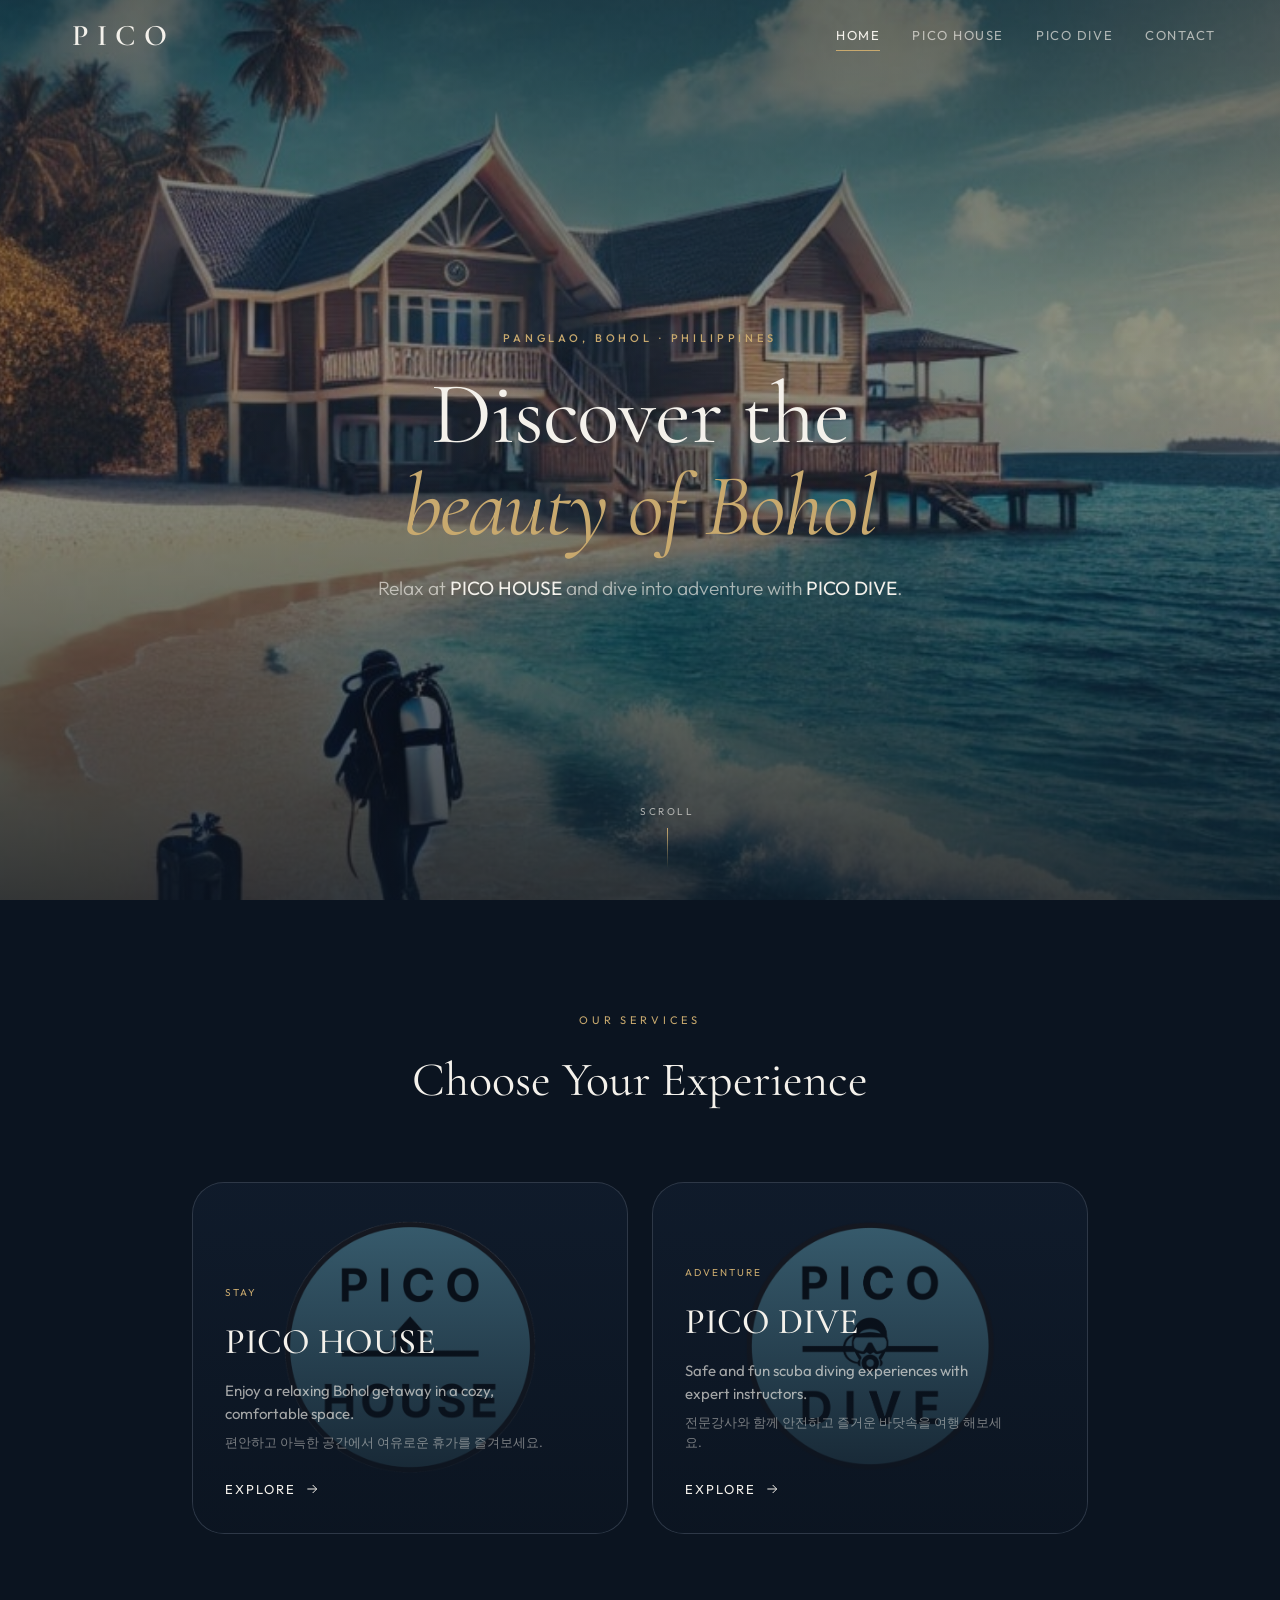
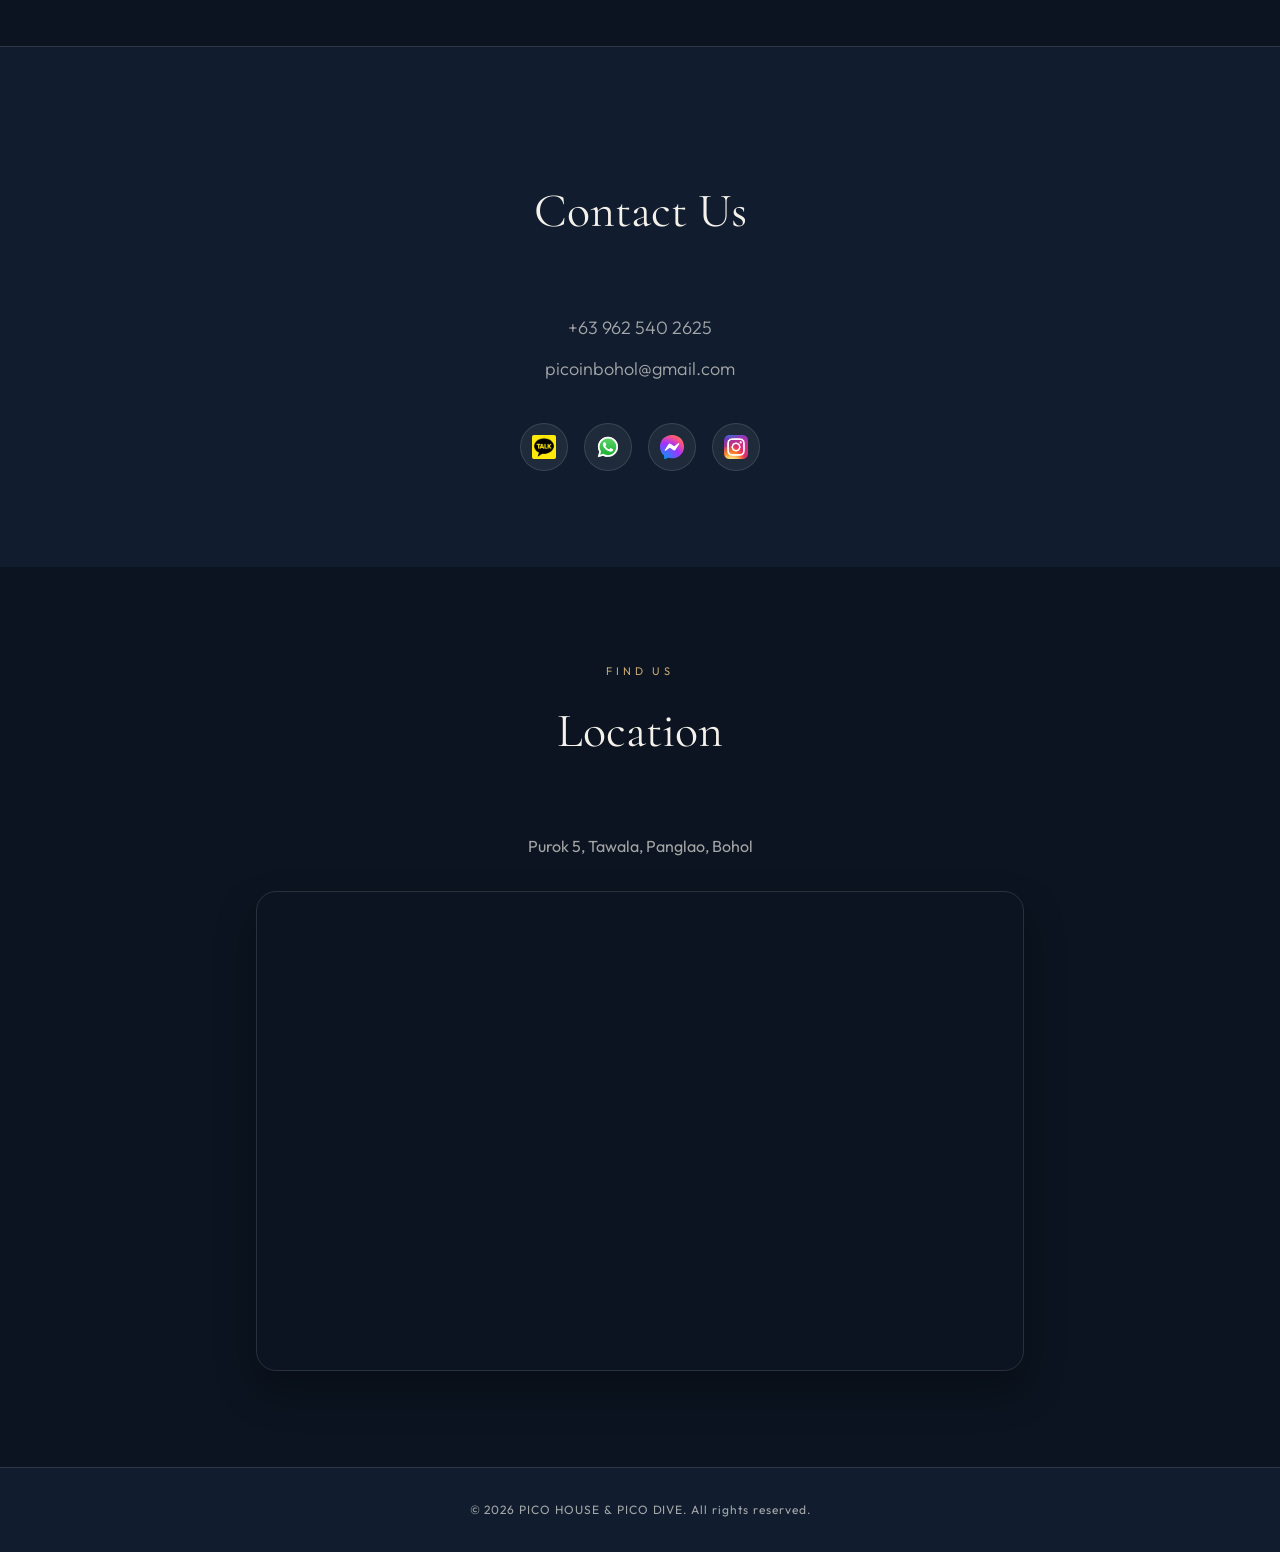
<file: index.html>
<!DOCTYPE html>
<html lang="en">

<head>
  <meta charset="UTF-8">
  <meta name="viewport" content="width=device-width, initial-scale=1.0">
  <meta name="naver-site-verification" content="c2574c6933aabc1269b75d349b4d9beda9639028">

  <title>PICO House &amp; PICO Dive | PICO in Bohol</title>
  <link rel="icon" href="/logo/pico_house_pico_dive.jpg" type="image/jpeg">
  <meta name="description" content="필리핀 보홀 팡라오 감성 숙소 피코하우스와 스쿠버 다이빙 전문 피코다이브입니다.">
  <meta name="keywords" content="PICO HOUSE, PICO DIVE, 피코 하우스, 피코 다이브, 보홀 여행, 보홀 숙소, 보홀 투어, 보홀 숙소 추천, 보홀 체험다이빙, 보홀 스쿠버다이빙">

  <meta property="og:title" content="PICO House &amp; PICO Dive">
  <meta property="og:url" content="https://www.picoinbohol.com">
  <meta property="og:image" content="https://www.picoinbohol.com/logo/pico_house_pico_dive.jpg">
  <meta property="og:description" content="필리핀 보홀 팡라오 감성 숙소 피코하우스와 스쿠버 다이빙 전문 피코다이브입니다.">
  <meta property="og:type" content="website">
  <meta property="og:locale" content="en_US">

  <link rel="preconnect" href="https://fonts.googleapis.com">
  <link rel="preconnect" href="https://fonts.gstatic.com" crossorigin>
  <link href="https://fonts.googleapis.com/css2?family=Cormorant+Garamond:ital,wght@0,400;0,500;0,600;1,400&family=Outfit:wght@300;400;500&display=swap" rel="stylesheet">
  <link rel="stylesheet" href="/css/index.css">
</head>

<body>

  <header class="site-header" id="header">
    <div class="header-inner">
      <a href="/" class="logo" aria-label="PICO Home">PICO</a>

      <nav class="nav-desktop" aria-label="Main navigation">
        <a href="/" class="is-active">Home</a>
        <a href="#" id="navHouse">Pico House</a>
        <a href="#" id="navDive">Pico Dive</a>
        <a href="#contact">Contact</a>
      </nav>

      <button class="menu-toggle" id="menuToggle" aria-label="Open menu" aria-expanded="false" aria-controls="navMobile">
        <span></span>
        <span></span>
        <span></span>
      </button>
    </div>
  </header>

  <nav class="nav-mobile" id="navMobile" aria-label="Mobile navigation">
    <a href="/">Home</a>
    <a href="#" id="navHouseMobile">Pico House</a>
    <a href="#" id="navDiveMobile">Pico Dive</a>
    <a href="#contact" id="navContactMobile">Contact</a>
  </nav>

  <main>
    <section class="hero" aria-label="Welcome">
      <div class="hero-bg" aria-hidden="true"></div>
      <div class="hero-overlay" aria-hidden="true"></div>

      <div class="hero-content">
        <p class="hero-eyebrow">Panglao, Bohol · Philippines</p>
        <h1 class="hero-title">Discover the<br><em>beauty of Bohol</em></h1>
        <p class="hero-desc">
          Relax at <strong>PICO HOUSE</strong> and dive into adventure with <strong>PICO DIVE</strong>.
        </p>
      </div>

      <div class="hero-scroll" aria-hidden="true">
        <span>Scroll</span>
        <div class="hero-scroll-line"></div>
      </div>
    </section>

    <section class="services" id="services" aria-labelledby="services-title">
      <p class="section-label reveal">Our Services</p>
      <h2 class="section-title reveal" id="services-title">Choose Your Experience</h2>

      <div class="service-grid">
        <a href="#" class="service-card service-card--house reveal" id="cardHouse" aria-label="Pico House">
          <div class="service-card-inner">
            <span class="service-card-tag">Stay</span>
            <h3 class="service-card-title">PICO HOUSE</h3>
            <p class="service-card-desc">
              <span class="desc-primary">Enjoy a relaxing Bohol getaway in a cozy, comfortable space.</span>
              <span class="desc-sub">편안하고 아늑한 공간에서 여유로운 휴가를 즐겨보세요.</span>
            </p>
            <span class="service-card-link">
              Explore
              <svg viewBox="0 0 24 24" aria-hidden="true"><path d="M5 12h14M13 6l6 6-6 6"/></svg>
            </span>
          </div>
        </a>

        <a href="#" class="service-card service-card--dive reveal" id="cardDive" aria-label="Pico Dive">
          <div class="service-card-inner">
            <span class="service-card-tag">Adventure</span>
            <h3 class="service-card-title">PICO DIVE</h3>
            <p class="service-card-desc">
              <span class="desc-primary">Safe and fun scuba diving experiences with expert instructors.</span>
              <span class="desc-sub">전문강사와 함께 안전하고 즐거운 바닷속을 여행 해보세요.</span>
            </p>
            <span class="service-card-link">
              Explore
              <svg viewBox="0 0 24 24" aria-hidden="true"><path d="M5 12h14M13 6l6 6-6 6"/></svg>
            </span>
          </div>
        </a>
      </div>
    </section>

    <section class="contact" id="contact" aria-labelledby="contact-title">
      <div class="contact-inner">
        <p class="section-label reveal">Get in Touch</p>
        <h2 class="section-title reveal" id="contact-title">Contact Us</h2>

        <div class="contact-list reveal">
          <a href="tel:+639625402625">+63 962 540 2625</a>
          <a href="mailto:picoinbohol@gmail.com">picoinbohol@gmail.com</a>
        </div>

        <div class="social-row reveal">
          <a href="http://pf.kakao.com/_xgpRZn" target="_blank" rel="noopener noreferrer" aria-label="KakaoTalk">
            <img src="/logo/KakaoTalk_logo.svg.png" alt="">
          </a>
          <a href="https://wa.me/639625402625" target="_blank" rel="noopener noreferrer" aria-label="WhatsApp">
            <img src="/logo/WhatsApp.svg" alt="">
          </a>
          <a href="https://m.me/picoinbohol" target="_blank" rel="noopener noreferrer" aria-label="Messenger">
            <img src="/logo/Facebook_Messenger_logo_2020.svg" alt="">
          </a>
          <a href="https://instagram.com/picoinbohol" target="_blank" rel="noopener noreferrer" aria-label="Instagram">
            <img src="/logo/Instagram_icon.png" alt="">
          </a>
        </div>
      </div>
    </section>

    <section class="location" id="location" aria-labelledby="location-title">
      <div class="location-inner">
        <p class="section-label reveal">Find Us</p>
        <h2 class="section-title reveal" id="location-title">Location</h2>
        <p class="location-address reveal">Purok 5, Tawala, Panglao, Bohol</p>

        <div class="map-frame reveal">
          <iframe
            title="Pico House location on Google Maps"
            src="https://www.google.com/maps/embed?pb=!1m18!1m12!1m3!1d3934.4889734406283!2d123.76759397478745!3d9.55304909053071!2m3!1f0!2f0!3f0!3m2!1i1024!2i768!4f13.1!3m3!1m2!1s0x33abad0035916027%3A0x5928e62e1c23e545!2sPico%20House!5e0!3m2!1sen!2skr!4v1726473931158!5m2!1sen!2skr"
            allowfullscreen=""
            loading="lazy"
            referrerpolicy="no-referrer-when-downgrade">
          </iframe>
        </div>
      </div>
    </section>
  </main>

  <footer class="site-footer">
    <p>&copy; 2026 PICO HOUSE &amp; PICO DIVE. All rights reserved.</p>
  </footer>

  <script>
    const isKorean = (navigator.language || navigator.userLanguage).startsWith('ko');

    function goHouse(e) {
      if (e) e.preventDefault();
      window.location.href = isKorean ? '/pico_house_kr.html' : '/pico_house_en.html';
    }

    function goDive(e) {
      if (e) e.preventDefault();
      window.location.href = isKorean ? '/pico_dive_kr.html' : '/pico_dive_en.html';
    }

    ['cardHouse', 'navHouse', 'navHouseMobile'].forEach(id => {
      document.getElementById(id).addEventListener('click', goHouse);
    });

    ['cardDive', 'navDive', 'navDiveMobile'].forEach(id => {
      document.getElementById(id).addEventListener('click', goDive);
    });

    const header = document.getElementById('header');
    const menuToggle = document.getElementById('menuToggle');
    const navMobile = document.getElementById('navMobile');

    window.addEventListener('scroll', () => {
      header.classList.toggle('is-scrolled', window.scrollY > 40);
    }, { passive: true });

    menuToggle.addEventListener('click', () => {
      const open = menuToggle.getAttribute('aria-expanded') === 'true';
      menuToggle.setAttribute('aria-expanded', String(!open));
      menuToggle.setAttribute('aria-label', open ? 'Open menu' : 'Close menu');
      navMobile.classList.toggle('is-open', !open);
      document.body.style.overflow = open ? '' : 'hidden';
    });

    navMobile.querySelectorAll('a').forEach(link => {
      link.addEventListener('click', () => {
        menuToggle.setAttribute('aria-expanded', 'false');
        menuToggle.setAttribute('aria-label', 'Open menu');
        navMobile.classList.remove('is-open');
        document.body.style.overflow = '';
      });
    });

    const revealEls = document.querySelectorAll('.reveal');
    const observer = new IntersectionObserver(
      entries => entries.forEach(entry => {
        if (entry.isIntersecting) {
          entry.target.classList.add('is-visible');
          observer.unobserve(entry.target);
        }
      }),
      { threshold: 0.15, rootMargin: '0px 0px -40px 0px' }
    );
    revealEls.forEach(el => observer.observe(el));
  </script>

</body>

</html>
</file>
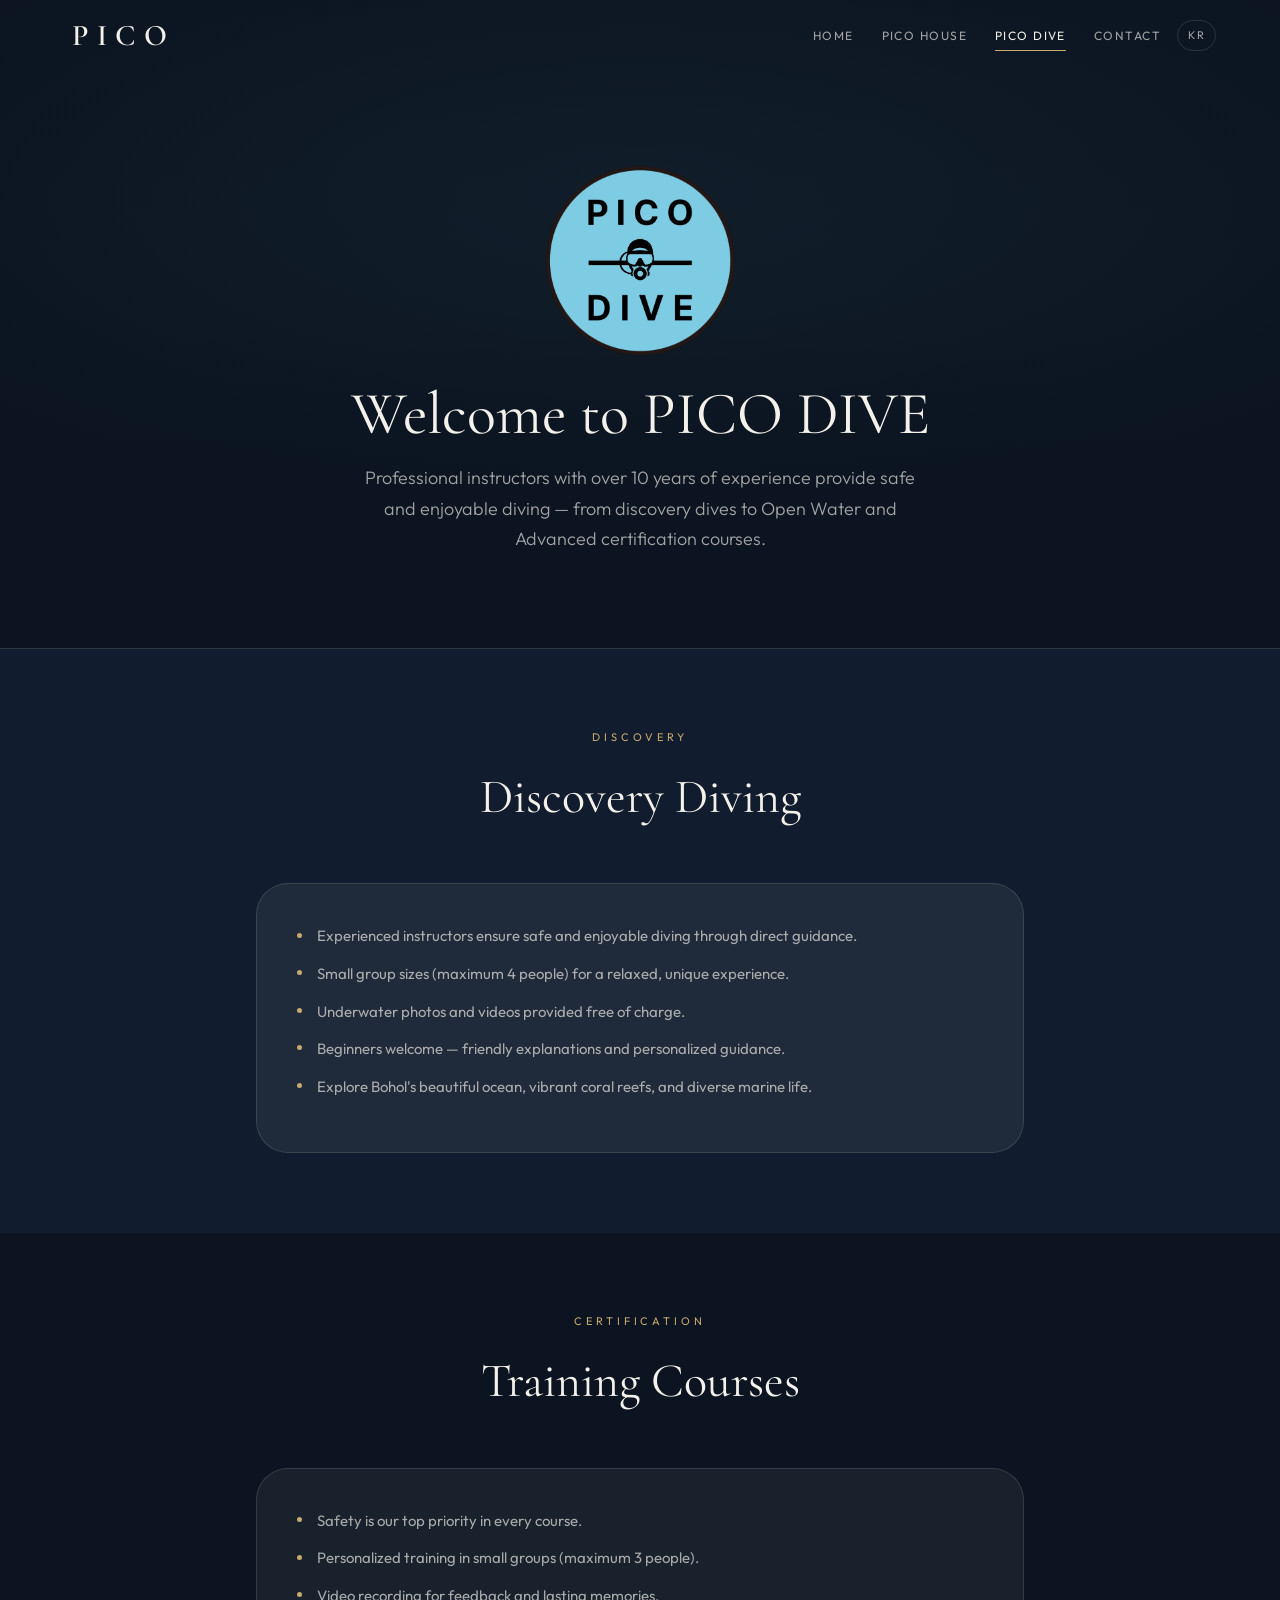
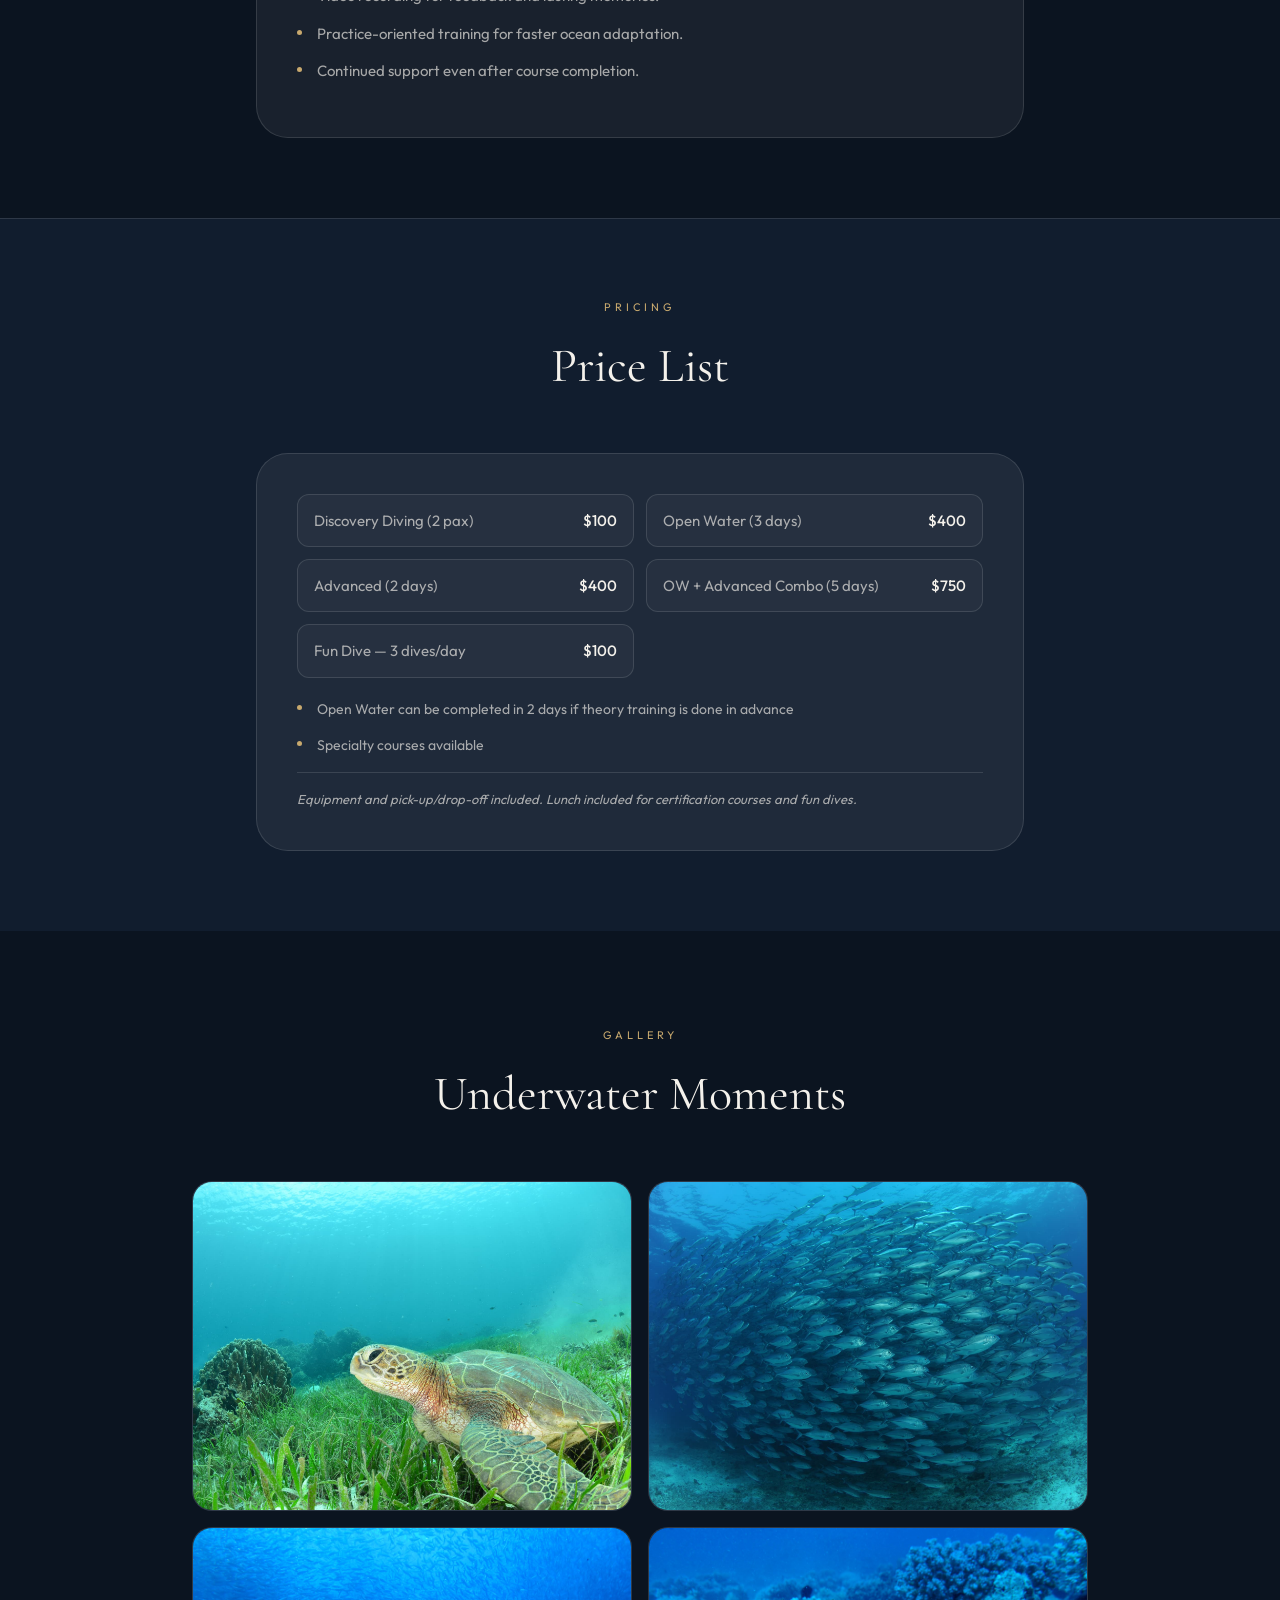
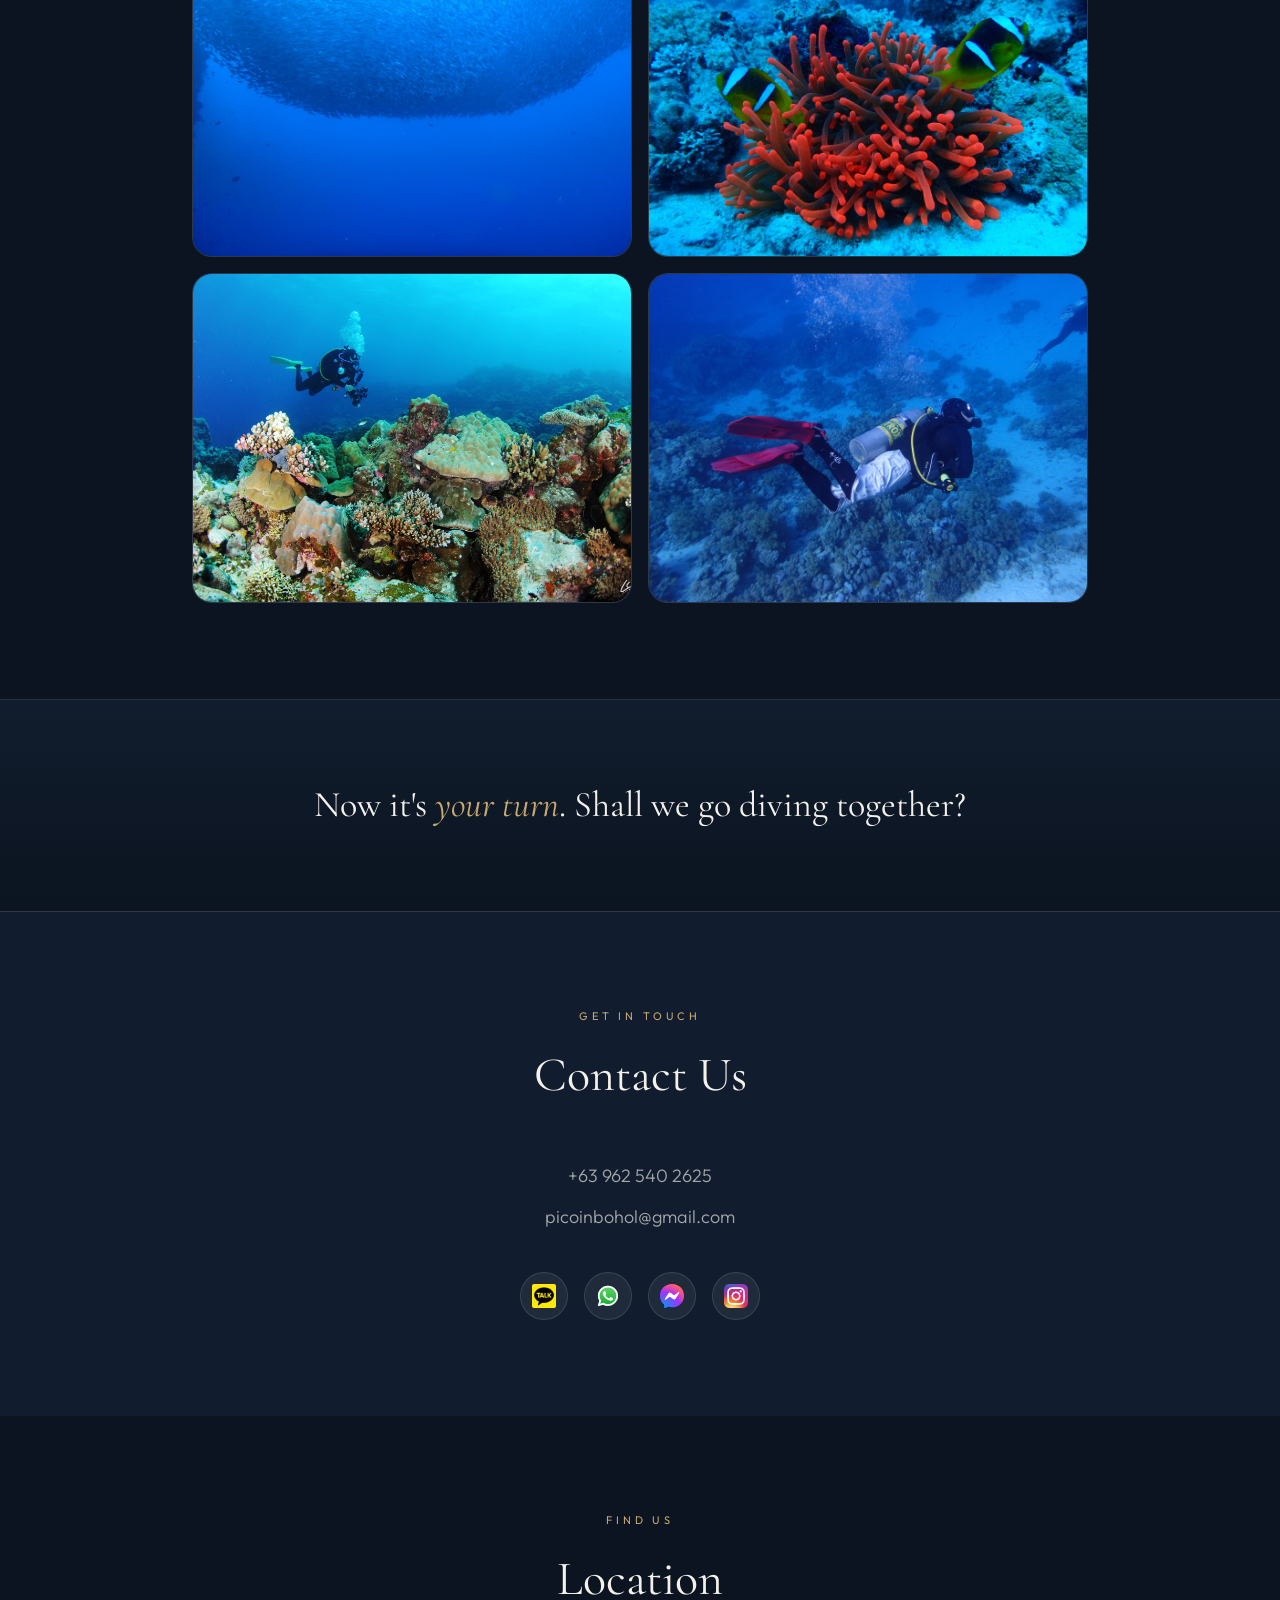
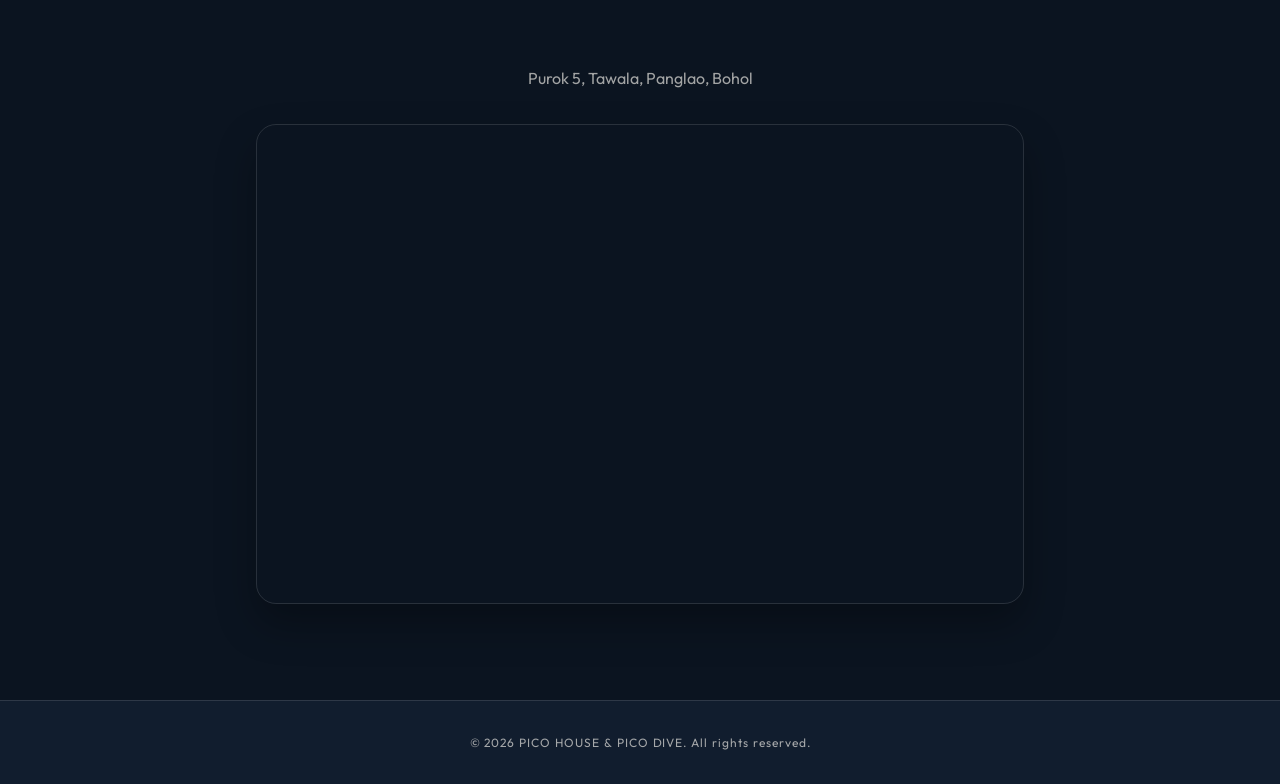
<file: pico_dive_en.html>
<!DOCTYPE html>
<html lang="en">

<head>
  <meta charset="UTF-8">
  <meta name="viewport" content="width=device-width, initial-scale=1.0">
  <title>PICO DIVE | PICO in Bohol</title>
  <link rel="icon" href="/logo/pico_house_pico_dive.jpg" type="image/jpeg">
  <meta name="description" content="Professional PICO DIVE in Bohol — safe beginner scuba with expert instructors.">
  <meta name="keywords" content="PICO DIVE, Bohol scuba diving, discovery dive, open water, fun dive">
  <meta property="og:title" content="PICO DIVE">
  <meta property="og:url" content="https://www.picoinbohol.com/pico_dive_en.html">
  <meta property="og:image" content="https://www.picoinbohol.com/logo/pico_dive_blue(no_background).png">
  <meta property="og:description" content="Professional PICO DIVE in Bohol — safe beginner scuba with expert instructors.">
  <meta property="og:type" content="website">
  <meta property="og:locale" content="en_US">
  <link rel="preconnect" href="https://fonts.googleapis.com">
  <link rel="preconnect" href="https://fonts.gstatic.com" crossorigin>
  <link href="https://fonts.googleapis.com/css2?family=Cormorant+Garamond:ital,wght@0,400;0,500;0,600;1,400&family=Outfit:wght@300;400;500&display=swap" rel="stylesheet">
  <link rel="stylesheet" href="/css/shared.css">
  <link rel="stylesheet" href="/css/page.css">
  <script async src="https://www.googletagmanager.com/gtag/js?id=G-PERZ0NB86L"></script>
  <script>window.dataLayer=window.dataLayer||[];function gtag(){dataLayer.push(arguments);}gtag('js',new Date());gtag('config','G-PERZ0NB86L');</script>
</head>

<body>

  <header class="site-header" id="header">
    <div class="header-inner">
      <a href="/" class="logo">PICO</a>
      <div class="header-right">
        <nav class="nav-desktop" aria-label="Main navigation">
          <a href="/">Home</a>
          <a href="/pico_house_en.html">Pico House</a>
          <a href="/pico_dive_en.html" class="is-active">Pico Dive</a>
          <a href="#contact">Contact</a>
        </nav>
        <a href="/pico_dive_kr.html" class="lang-switch" aria-label="Korean version">KR</a>
        <button class="menu-toggle" id="menuToggle" aria-label="Open menu" aria-expanded="false" aria-controls="navMobile">
          <span></span><span></span><span></span>
        </button>
      </div>
    </div>
  </header>

  <nav class="nav-mobile" id="navMobile" aria-label="Mobile navigation">
    <a href="/">Home</a>
    <a href="/pico_house_en.html">Pico House</a>
    <a href="/pico_dive_en.html">Pico Dive</a>
    <a href="#contact">Contact</a>
    <a href="/pico_dive_kr.html">한국어 (KR)</a>
  </nav>

  <main>
    <section class="page-hero page-hero--dive" aria-label="Pico Dive">
      <div class="page-hero-bg" aria-hidden="true"></div>
      <div class="page-hero-overlay" aria-hidden="true"></div>
      <div class="page-hero-content">
        <img class="page-hero-logo" src="/logo/pico_dive_blue(no_background).png" alt="PICO DIVE">
        <h1 class="page-hero-title">Welcome to PICO DIVE</h1>
        <p class="page-hero-desc">Professional instructors with over 10 years of experience provide safe and enjoyable diving — from discovery dives to Open Water and Advanced certification courses.</p>
      </div>
    </section>

    <section class="info-section" aria-labelledby="discovery-title">
      <div class="container">
        <p class="section-label reveal">Discovery</p>
        <h2 class="section-title reveal" id="discovery-title">Discovery Diving</h2>
        <div class="info-block reveal">
          <ul class="info-list">
            <li>Experienced instructors ensure safe and enjoyable diving through direct guidance.</li>
            <li>Small group sizes (maximum 4 people) for a relaxed, unique experience.</li>
            <li>Underwater photos and videos provided free of charge.</li>
            <li>Beginners welcome — friendly explanations and personalized guidance.</li>
            <li>Explore Bohol's beautiful ocean, vibrant coral reefs, and diverse marine life.</li>
          </ul>
        </div>
      </div>
    </section>

    <section class="info-section" style="background:var(--color-bg);border-top:none;" aria-labelledby="training-title">
      <div class="container">
        <p class="section-label reveal">Certification</p>
        <h2 class="section-title reveal" id="training-title">Training Courses</h2>
        <div class="info-block reveal">
          <ul class="info-list">
            <li>Safety is our top priority in every course.</li>
            <li>Personalized training in small groups (maximum 3 people).</li>
            <li>Video recording for feedback and lasting memories.</li>
            <li>Practice-oriented training for faster ocean adaptation.</li>
            <li>Continued support even after course completion.</li>
          </ul>
        </div>
      </div>
    </section>

    <section class="info-section" aria-labelledby="prices-title">
      <div class="container">
        <p class="section-label reveal">Pricing</p>
        <h2 class="section-title reveal" id="prices-title">Price List</h2>
        <div class="info-block reveal">
          <div class="price-grid">
            <div class="price-item"><span>Discovery Diving (2 pax)</span><span>$100</span></div>
            <div class="price-item"><span>Open Water (3 days)</span><span>$400</span></div>
            <div class="price-item"><span>Advanced (2 days)</span><span>$400</span></div>
            <div class="price-item"><span>OW + Advanced Combo (5 days)</span><span>$750</span></div>
            <div class="price-item"><span>Fun Dive — 3 dives/day</span><span>$100</span></div>
          </div>
          <ul class="info-list price-note-list" style="margin-top:1.25rem;">
            <li>Open Water can be completed in 2 days if theory training is done in advance</li>
            <li>Specialty courses available</li>
          </ul>
          <p class="info-note">Equipment and pick-up/drop-off included. Lunch included for certification courses and fun dives.</p>
        </div>
      </div>
    </section>

    <section class="gallery" aria-labelledby="gallery-title">
      <div class="container">
        <p class="section-label reveal">Gallery</p>
        <h2 class="section-title reveal" id="gallery-title">Underwater Moments</h2>
        <div class="gallery-grid">
          <div class="gallery-item reveal"><img src="/image/tuttle.jpg" alt="Sea turtle" loading="lazy"></div>
          <div class="gallery-item reveal"><img src="/image/jackfish.jpg" alt="Jackfish" loading="lazy"></div>
          <div class="gallery-item reveal"><img src="/image/sardine.jpg" alt="Sardine run" loading="lazy"></div>
          <div class="gallery-item reveal"><img src="/image/nimo.JPG" alt="Clownfish" loading="lazy"></div>
          <div class="gallery-item reveal"><img src="/image/coral.jpg" alt="Coral reef" loading="lazy"></div>
          <a href="/taeho_en.html" class="gallery-item reveal" aria-label="Instructor profile"><img src="/image/taeho.jpg" alt="Instructor" loading="lazy"></a>
        </div>
      </div>
    </section>

    <section class="cta-banner reveal">
      <p>Now it's <em>your turn</em>. Shall we go diving together?</p>
    </section>

    <section class="contact" id="contact" aria-labelledby="contact-title">
      <div class="contact-inner">
        <p class="section-label reveal">Get in Touch</p>
        <h2 class="section-title reveal" id="contact-title">Contact Us</h2>
        <div class="contact-list reveal">
          <a href="tel:+639625402625">+63 962 540 2625</a>
          <a href="mailto:picoinbohol@gmail.com">picoinbohol@gmail.com</a>
        </div>
        <div class="social-row reveal">
          <a href="http://pf.kakao.com/_xgpRZn" target="_blank" rel="noopener noreferrer" aria-label="KakaoTalk"><img src="/logo/KakaoTalk_logo.svg.png" alt=""></a>
          <a href="https://wa.me/639625402625" target="_blank" rel="noopener noreferrer" aria-label="WhatsApp"><img src="/logo/WhatsApp.svg" alt=""></a>
          <a href="https://m.me/picoinbohol" target="_blank" rel="noopener noreferrer" aria-label="Messenger"><img src="/logo/Facebook_Messenger_logo_2020.svg" alt=""></a>
          <a href="https://instagram.com/picoinbohol" target="_blank" rel="noopener noreferrer" aria-label="Instagram"><img src="/logo/Instagram_icon.png" alt=""></a>
        </div>
      </div>
    </section>

    <section class="location" id="location" aria-labelledby="location-title">
      <div class="location-inner">
        <p class="section-label reveal">Find Us</p>
        <h2 class="section-title reveal" id="location-title">Location</h2>
        <p class="location-address reveal">Purok 5, Tawala, Panglao, Bohol</p>
        <div class="map-frame reveal">
          <iframe title="Pico House on Google Maps" src="https://www.google.com/maps/embed?pb=!1m18!1m12!1m3!1d3934.4889734406283!2d123.76759397478745!3d9.55304909053071!2m3!1f0!2f0!3f0!3m2!1i1024!2i768!4f13.1!3m3!1m2!1s0x33abad0035916027%3A0x5928e62e1c23e545!2sPico%20House!5e0!3m2!1sen!2skr!4v1726473931158!5m2!1sen!2skr" allowfullscreen loading="lazy" referrerpolicy="no-referrer-when-downgrade"></iframe>
        </div>
      </div>
    </section>
  </main>

  <footer class="site-footer"><p>&copy; 2026 PICO HOUSE &amp; PICO DIVE. All rights reserved.</p></footer>

  <script src="/js/common.js"></script>
</body>
</html>
</file>
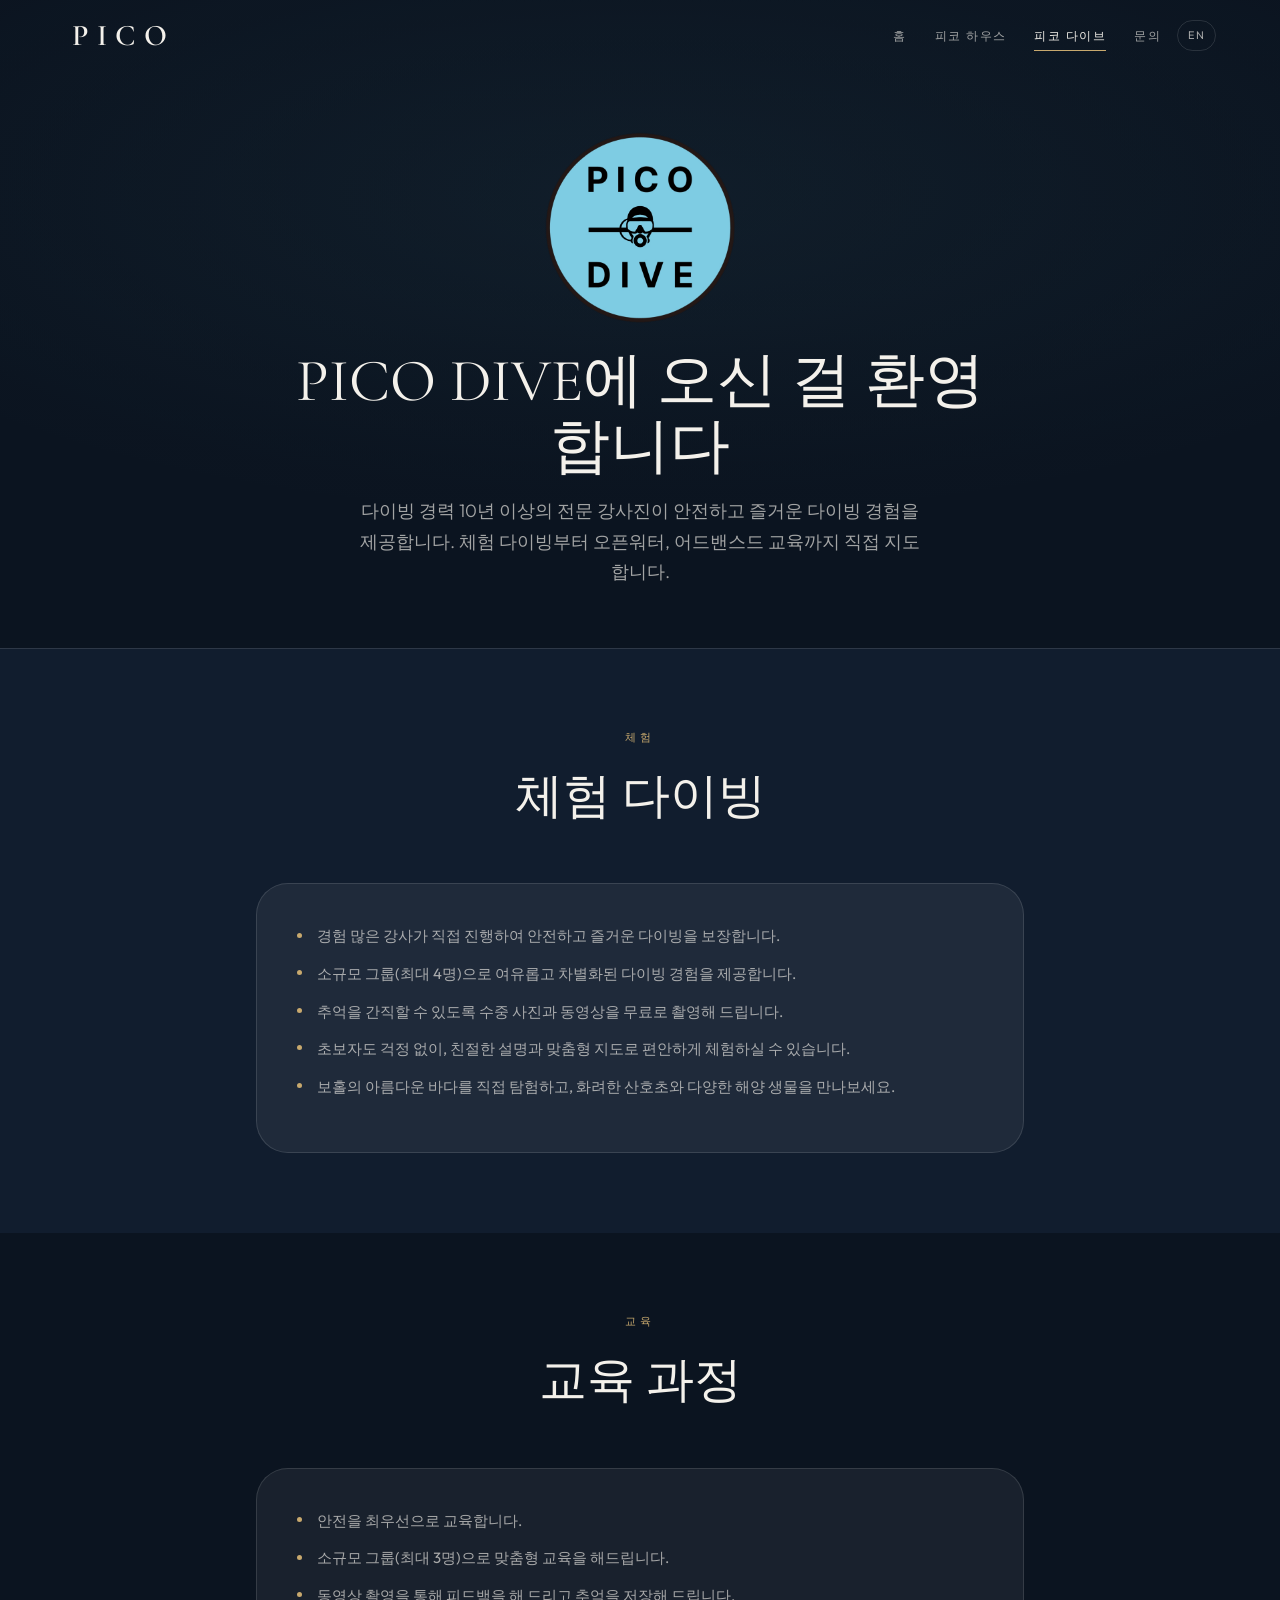
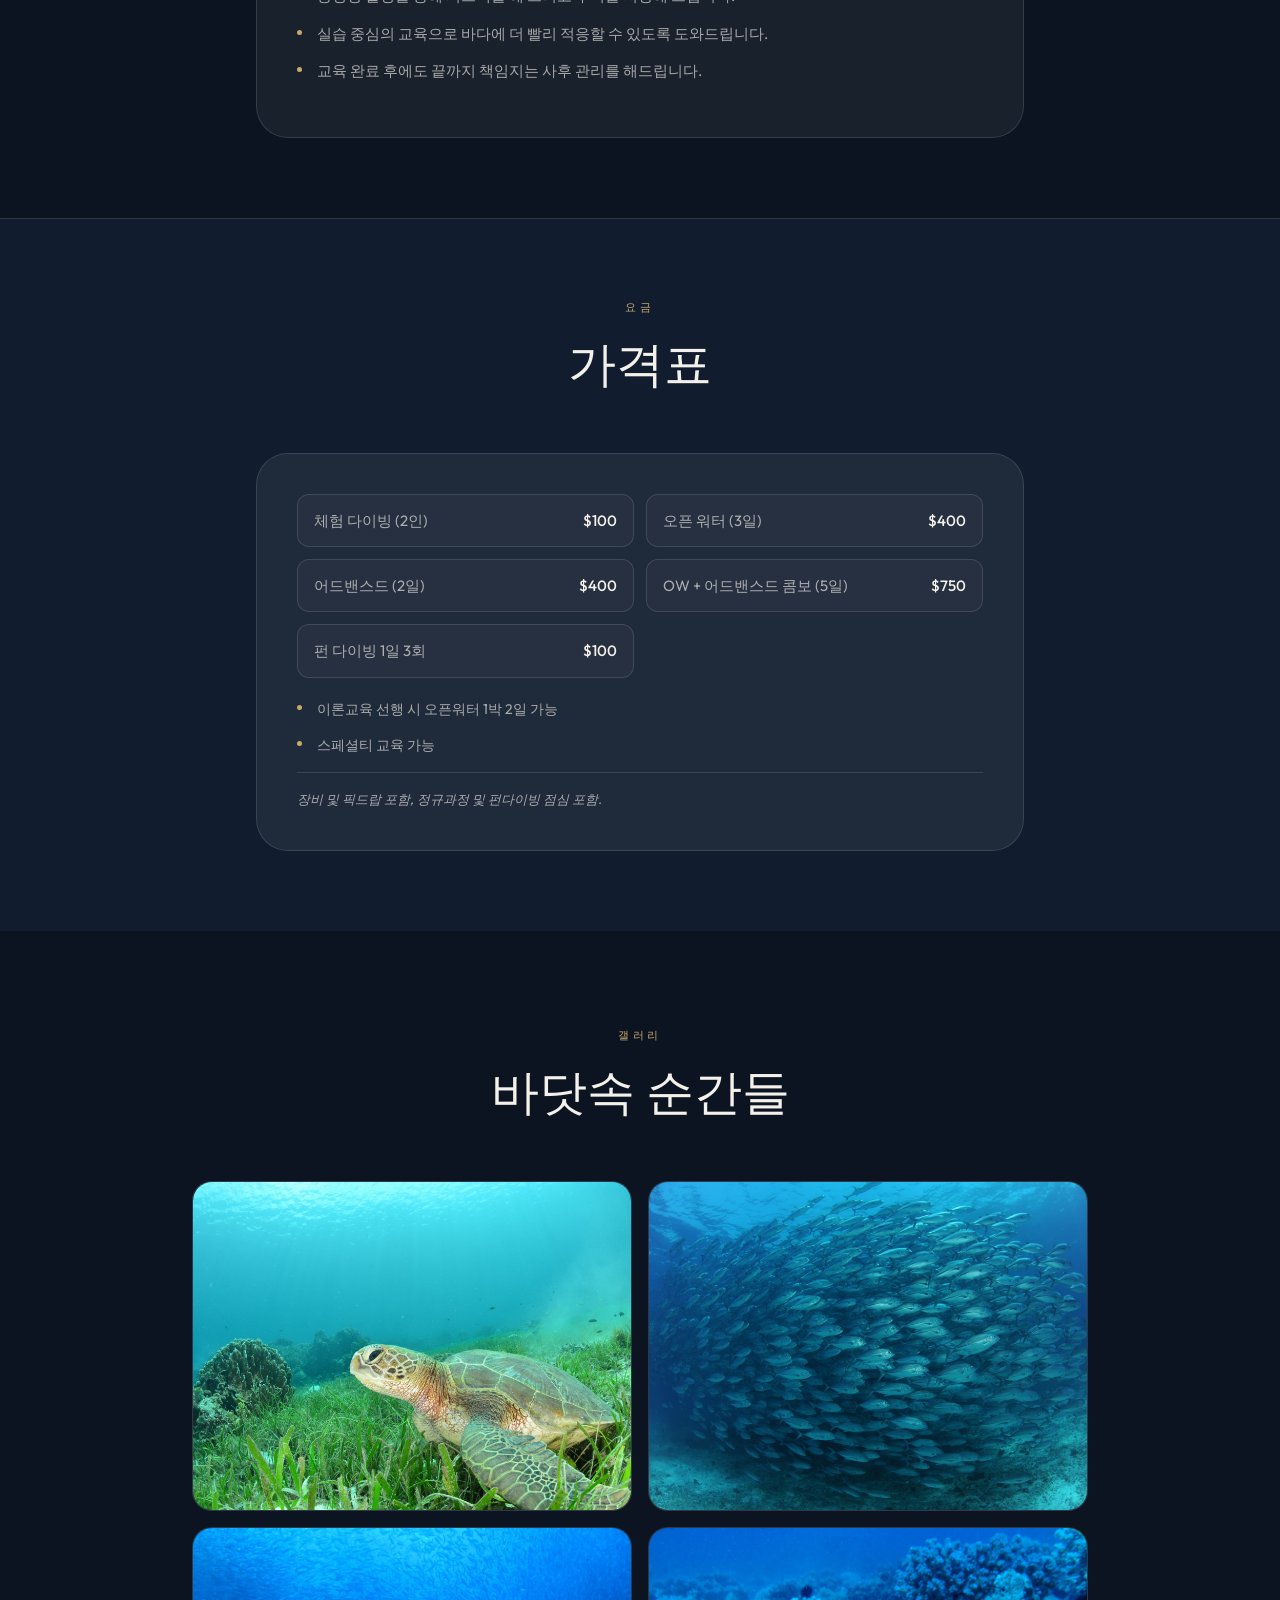
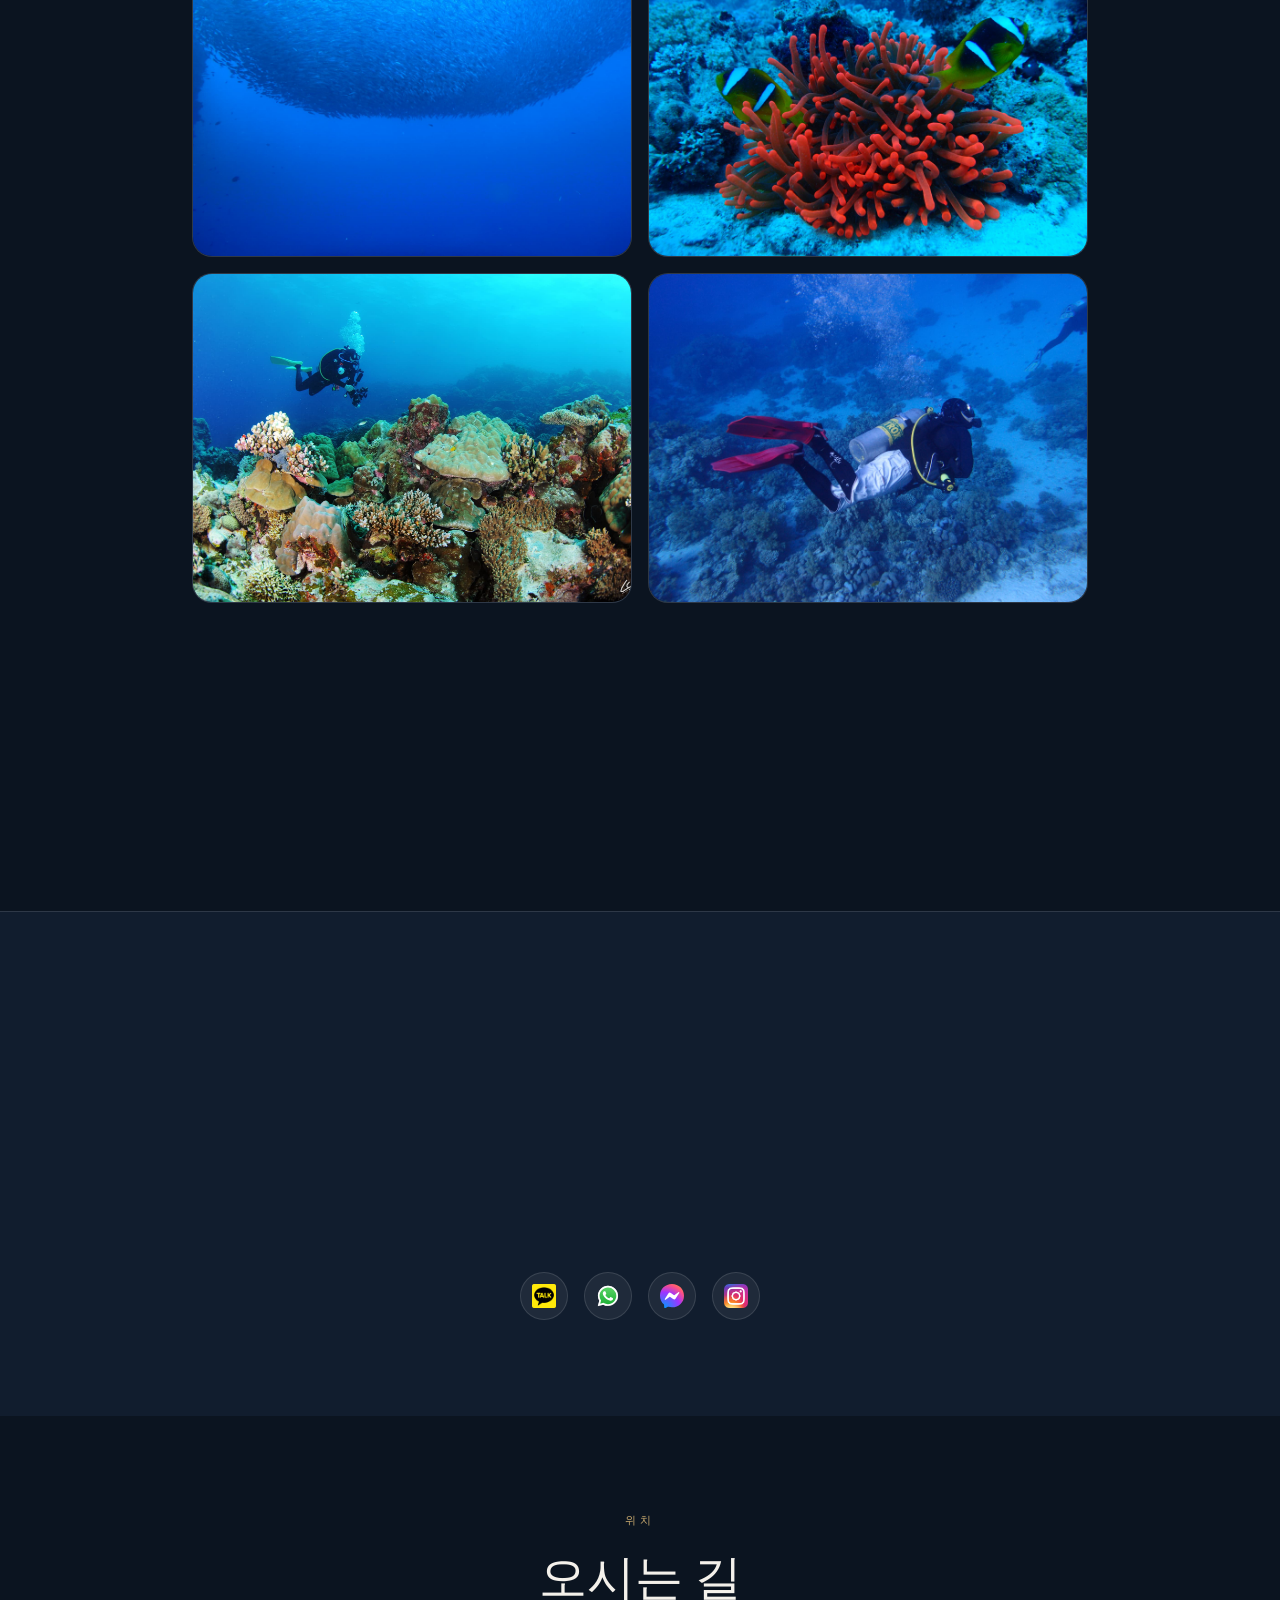
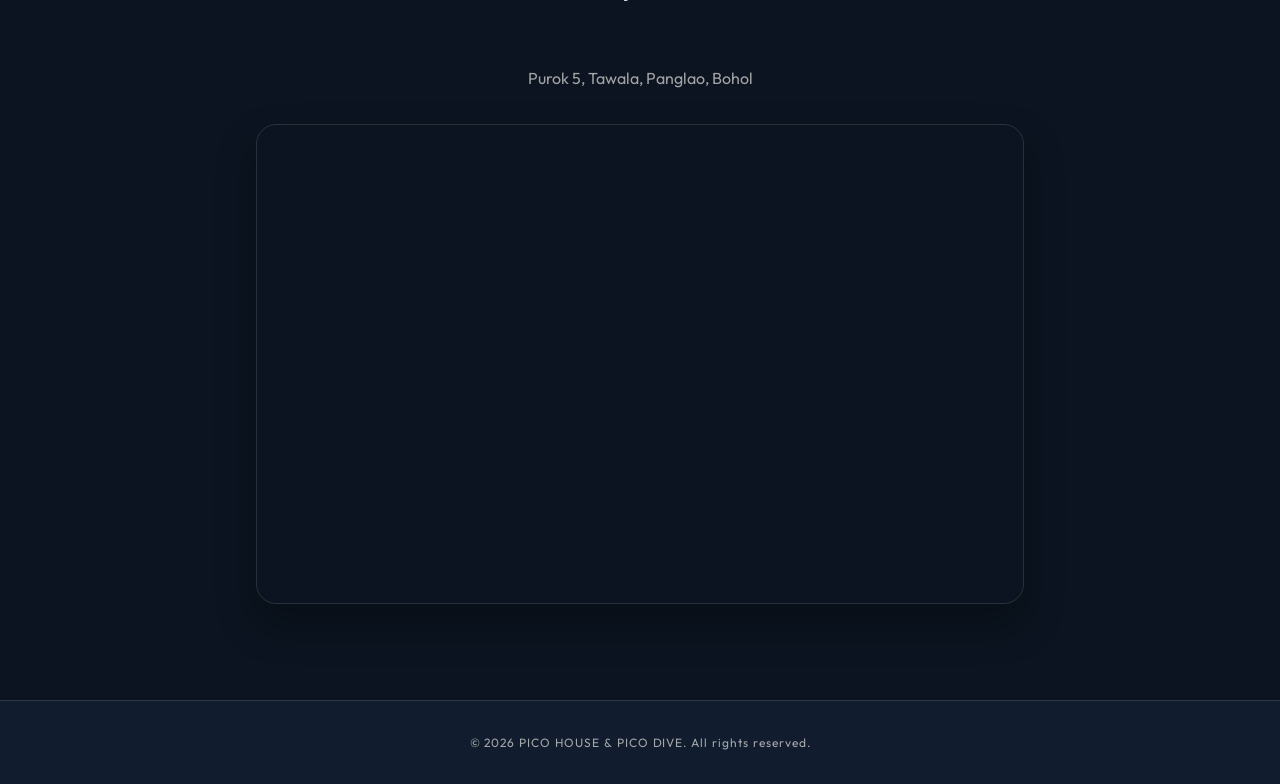
<file: pico_dive_kr.html>
<!DOCTYPE html>
<html lang="ko">

<head>
  <meta charset="UTF-8">
  <meta name="viewport" content="width=device-width, initial-scale=1.0">
  <title>피코 다이브 | PICO in Bohol</title>
  <link rel="icon" href="/logo/pico_house_pico_dive.jpg" type="image/jpeg">
  <meta name="description" content="피코 다이브는 초보자 교육에 특화된 경력 10년 이상의 전문 강사진이 안전하고 즐거운 다이빙 경험을 제공합니다.">
  <meta name="keywords" content="PICO DIVE, 피코 다이브, 보홀 체험다이빙, 보홀 오픈워터, 스쿠버다이빙">
  <meta property="og:title" content="피코 다이브">
  <meta property="og:url" content="https://www.picoinbohol.com/pico_dive_kr.html">
  <meta property="og:image" content="https://www.picoinbohol.com/logo/pico_dive_blue(no_background).png">
  <meta property="og:description" content="피코 다이브는 전문 강사진이 안전하고 즐거운 다이빙 경험을 제공합니다.">
  <meta property="og:type" content="website">
  <meta property="og:locale" content="ko_KR">
  <link rel="preconnect" href="https://fonts.googleapis.com">
  <link rel="preconnect" href="https://fonts.gstatic.com" crossorigin>
  <link href="https://fonts.googleapis.com/css2?family=Cormorant+Garamond:ital,wght@0,400;0,500;0,600;1,400&family=Outfit:wght@300;400;500&display=swap" rel="stylesheet">
  <link rel="stylesheet" href="/css/shared.css">
  <link rel="stylesheet" href="/css/page.css">
  <script async src="https://www.googletagmanager.com/gtag/js?id=G-PERZ0NB86L"></script>
  <script>window.dataLayer=window.dataLayer||[];function gtag(){dataLayer.push(arguments);}gtag('js',new Date());gtag('config','G-PERZ0NB86L');</script>
</head>

<body>

  <header class="site-header" id="header">
    <div class="header-inner">
      <a href="/" class="logo">PICO</a>
      <div class="header-right">
        <nav class="nav-desktop" aria-label="Main navigation">
          <a href="/">홈</a>
          <a href="/pico_house_kr.html">피코 하우스</a>
          <a href="/pico_dive_kr.html" class="is-active">피코 다이브</a>
          <a href="#contact">문의</a>
        </nav>
        <a href="/pico_dive_en.html" class="lang-switch" aria-label="English version">EN</a>
        <button class="menu-toggle" id="menuToggle" aria-label="메뉴 열기" aria-expanded="false" aria-controls="navMobile">
          <span></span><span></span><span></span>
        </button>
      </div>
    </div>
  </header>

  <nav class="nav-mobile" id="navMobile" aria-label="Mobile navigation">
    <a href="/">홈</a>
    <a href="/pico_house_kr.html">피코 하우스</a>
    <a href="/pico_dive_kr.html">피코 다이브</a>
    <a href="#contact">문의</a>
    <a href="/pico_dive_en.html">English (EN)</a>
  </nav>

  <main>
    <section class="page-hero page-hero--dive" aria-label="피코 다이브">
      <div class="page-hero-bg" aria-hidden="true"></div>
      <div class="page-hero-overlay" aria-hidden="true"></div>
      <div class="page-hero-content">
        <img class="page-hero-logo" src="/logo/pico_dive_blue(no_background).png" alt="PICO DIVE">
        <h1 class="page-hero-title">PICO DIVE에 오신 걸 환영합니다</h1>
        <p class="page-hero-desc">다이빙 경력 10년 이상의 전문 강사진이 안전하고 즐거운 다이빙 경험을 제공합니다. 체험 다이빙부터 오픈워터, 어드밴스드 교육까지 직접 지도합니다.</p>
      </div>
    </section>

    <section class="info-section" aria-labelledby="discovery-title">
      <div class="container">
        <p class="section-label reveal">체험</p>
        <h2 class="section-title reveal" id="discovery-title">체험 다이빙</h2>
        <div class="info-block reveal">
          <ul class="info-list">
            <li>경험 많은 강사가 직접 진행하여 안전하고 즐거운 다이빙을 보장합니다.</li>
            <li>소규모 그룹(최대 4명)으로 여유롭고 차별화된 다이빙 경험을 제공합니다.</li>
            <li>추억을 간직할 수 있도록 수중 사진과 동영상을 무료로 촬영해 드립니다.</li>
            <li>초보자도 걱정 없이, 친절한 설명과 맞춤형 지도로 편안하게 체험하실 수 있습니다.</li>
            <li>보홀의 아름다운 바다를 직접 탐험하고, 화려한 산호초와 다양한 해양 생물을 만나보세요.</li>
          </ul>
        </div>
      </div>
    </section>

    <section class="info-section" style="background:var(--color-bg);border-top:none;" aria-labelledby="training-title">
      <div class="container">
        <p class="section-label reveal">교육</p>
        <h2 class="section-title reveal" id="training-title">교육 과정</h2>
        <div class="info-block reveal">
          <ul class="info-list">
            <li>안전을 최우선으로 교육합니다.</li>
            <li>소규모 그룹(최대 3명)으로 맞춤형 교육을 해드립니다.</li>
            <li>동영상 촬영을 통해 피드백을 해 드리고 추억을 저장해 드립니다.</li>
            <li>실습 중심의 교육으로 바다에 더 빨리 적응할 수 있도록 도와드립니다.</li>
            <li>교육 완료 후에도 끝까지 책임지는 사후 관리를 해드립니다.</li>
          </ul>
        </div>
      </div>
    </section>

    <section class="info-section" aria-labelledby="prices-title">
      <div class="container">
        <p class="section-label reveal">요금</p>
        <h2 class="section-title reveal" id="prices-title">가격표</h2>
        <div class="info-block reveal">
          <div class="price-grid">
            <div class="price-item"><span>체험 다이빙 (2인)</span><span>$100</span></div>
            <div class="price-item"><span>오픈 워터 (3일)</span><span>$400</span></div>
            <div class="price-item"><span>어드밴스드 (2일)</span><span>$400</span></div>
            <div class="price-item"><span>OW + 어드밴스드 콤보 (5일)</span><span>$750</span></div>
            <div class="price-item"><span>펀 다이빙 1일 3회</span><span>$100</span></div>
          </div>
          <ul class="info-list price-note-list" style="margin-top:1.25rem;">
            <li>이론교육 선행 시 오픈워터 1박 2일 가능</li>
            <li>스페셜티 교육 가능</li>
          </ul>
          <p class="info-note">장비 및 픽드랍 포함, 정규과정 및 펀다이빙 점심 포함.</p>
        </div>
      </div>
    </section>

    <section class="gallery" aria-labelledby="gallery-title">
      <div class="container">
        <p class="section-label reveal">갤러리</p>
        <h2 class="section-title reveal" id="gallery-title">바닷속 순간들</h2>
        <div class="gallery-grid">
          <div class="gallery-item reveal"><img src="/image/tuttle.jpg" alt="거북이" loading="lazy"></div>
          <div class="gallery-item reveal"><img src="/image/jackfish.jpg" alt="잭피시" loading="lazy"></div>
          <div class="gallery-item reveal"><img src="/image/sardine.jpg" alt="정어리 떼" loading="lazy"></div>
          <div class="gallery-item reveal"><img src="/image/nimo.JPG" alt="니모" loading="lazy"></div>
          <div class="gallery-item reveal"><img src="/image/coral.jpg" alt="산호초" loading="lazy"></div>
          <a href="/taeho_kr.html" class="gallery-item reveal" aria-label="강사 프로필"><img src="/image/taeho.jpg" alt="강사" loading="lazy"></a>
        </div>
      </div>
    </section>

    <section class="cta-banner reveal">
      <p>이제는 <em>당신 차례</em>입니다. 함께 다이빙하러 가볼까요?</p>
    </section>

    <section class="contact" id="contact" aria-labelledby="contact-title">
      <div class="contact-inner">
        <p class="section-label reveal">연락처</p>
        <h2 class="section-title reveal" id="contact-title">문의하기</h2>
        <div class="contact-list reveal">
          <a href="tel:+639625402625">+63 962 540 2625</a>
          <a href="mailto:picoinbohol@gmail.com">picoinbohol@gmail.com</a>
        </div>
        <div class="social-row reveal">
          <a href="http://pf.kakao.com/_xgpRZn" target="_blank" rel="noopener noreferrer" aria-label="KakaoTalk"><img src="/logo/KakaoTalk_logo.svg.png" alt=""></a>
          <a href="https://wa.me/639625402625" target="_blank" rel="noopener noreferrer" aria-label="WhatsApp"><img src="/logo/WhatsApp.svg" alt=""></a>
          <a href="https://m.me/picoinbohol" target="_blank" rel="noopener noreferrer" aria-label="Messenger"><img src="/logo/Facebook_Messenger_logo_2020.svg" alt=""></a>
          <a href="https://instagram.com/picoinbohol" target="_blank" rel="noopener noreferrer" aria-label="Instagram"><img src="/logo/Instagram_icon.png" alt=""></a>
        </div>
      </div>
    </section>

    <section class="location" id="location" aria-labelledby="location-title">
      <div class="location-inner">
        <p class="section-label reveal">위치</p>
        <h2 class="section-title reveal" id="location-title">오시는 길</h2>
        <p class="location-address reveal">Purok 5, Tawala, Panglao, Bohol</p>
        <div class="map-frame reveal">
          <iframe title="피코 하우스 위치" src="https://www.google.com/maps/embed?pb=!1m18!1m12!1m3!1d3934.4889734406283!2d123.76759397478745!3d9.55304909053071!2m3!1f0!2f0!3f0!3m2!1i1024!2i768!4f13.1!3m3!1m2!1s0x33abad0035916027%3A0x5928e62e1c23e545!2sPico%20House!5e0!3m2!1sen!2skr!4v1726473931158!5m2!1sen!2skr" allowfullscreen loading="lazy" referrerpolicy="no-referrer-when-downgrade"></iframe>
        </div>
      </div>
    </section>
  </main>

  <footer class="site-footer"><p>&copy; 2026 PICO HOUSE &amp; PICO DIVE. All rights reserved.</p></footer>

  <script src="/js/common.js"></script>
</body>
</html>
</file>
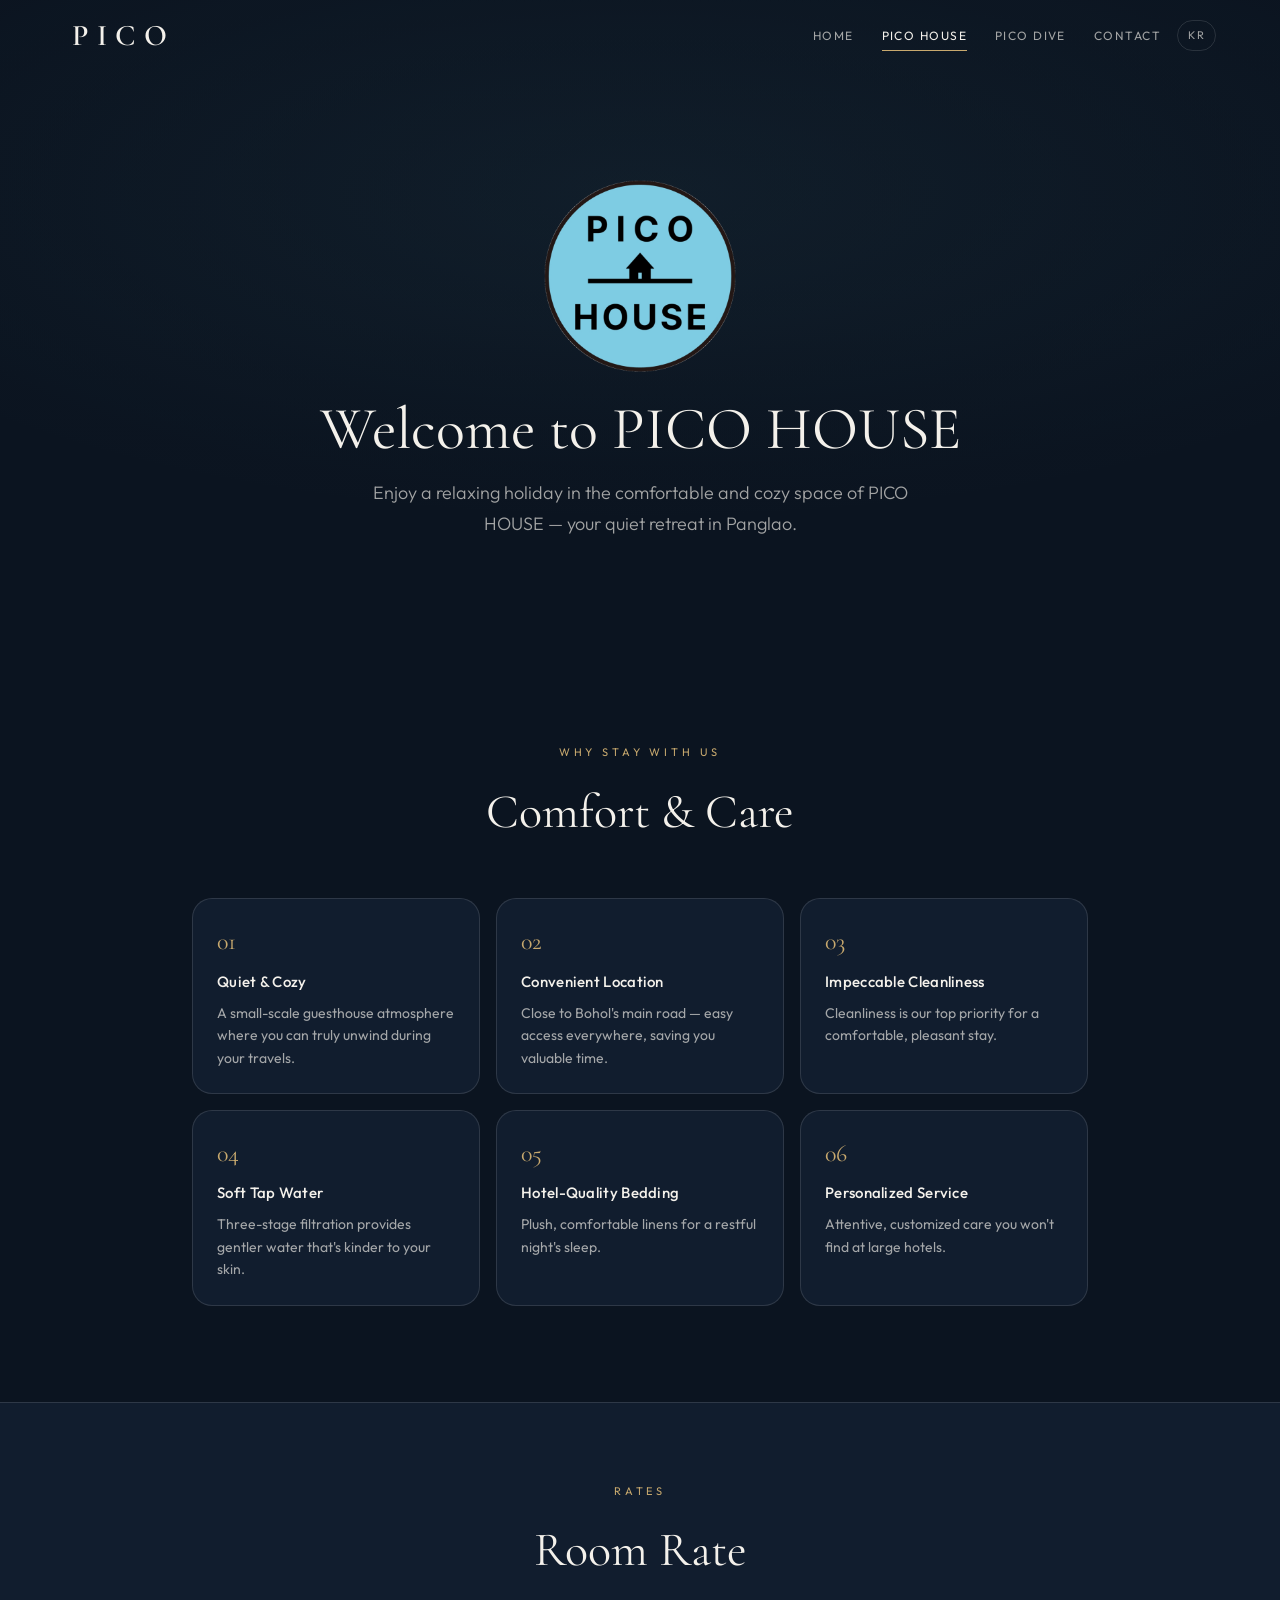
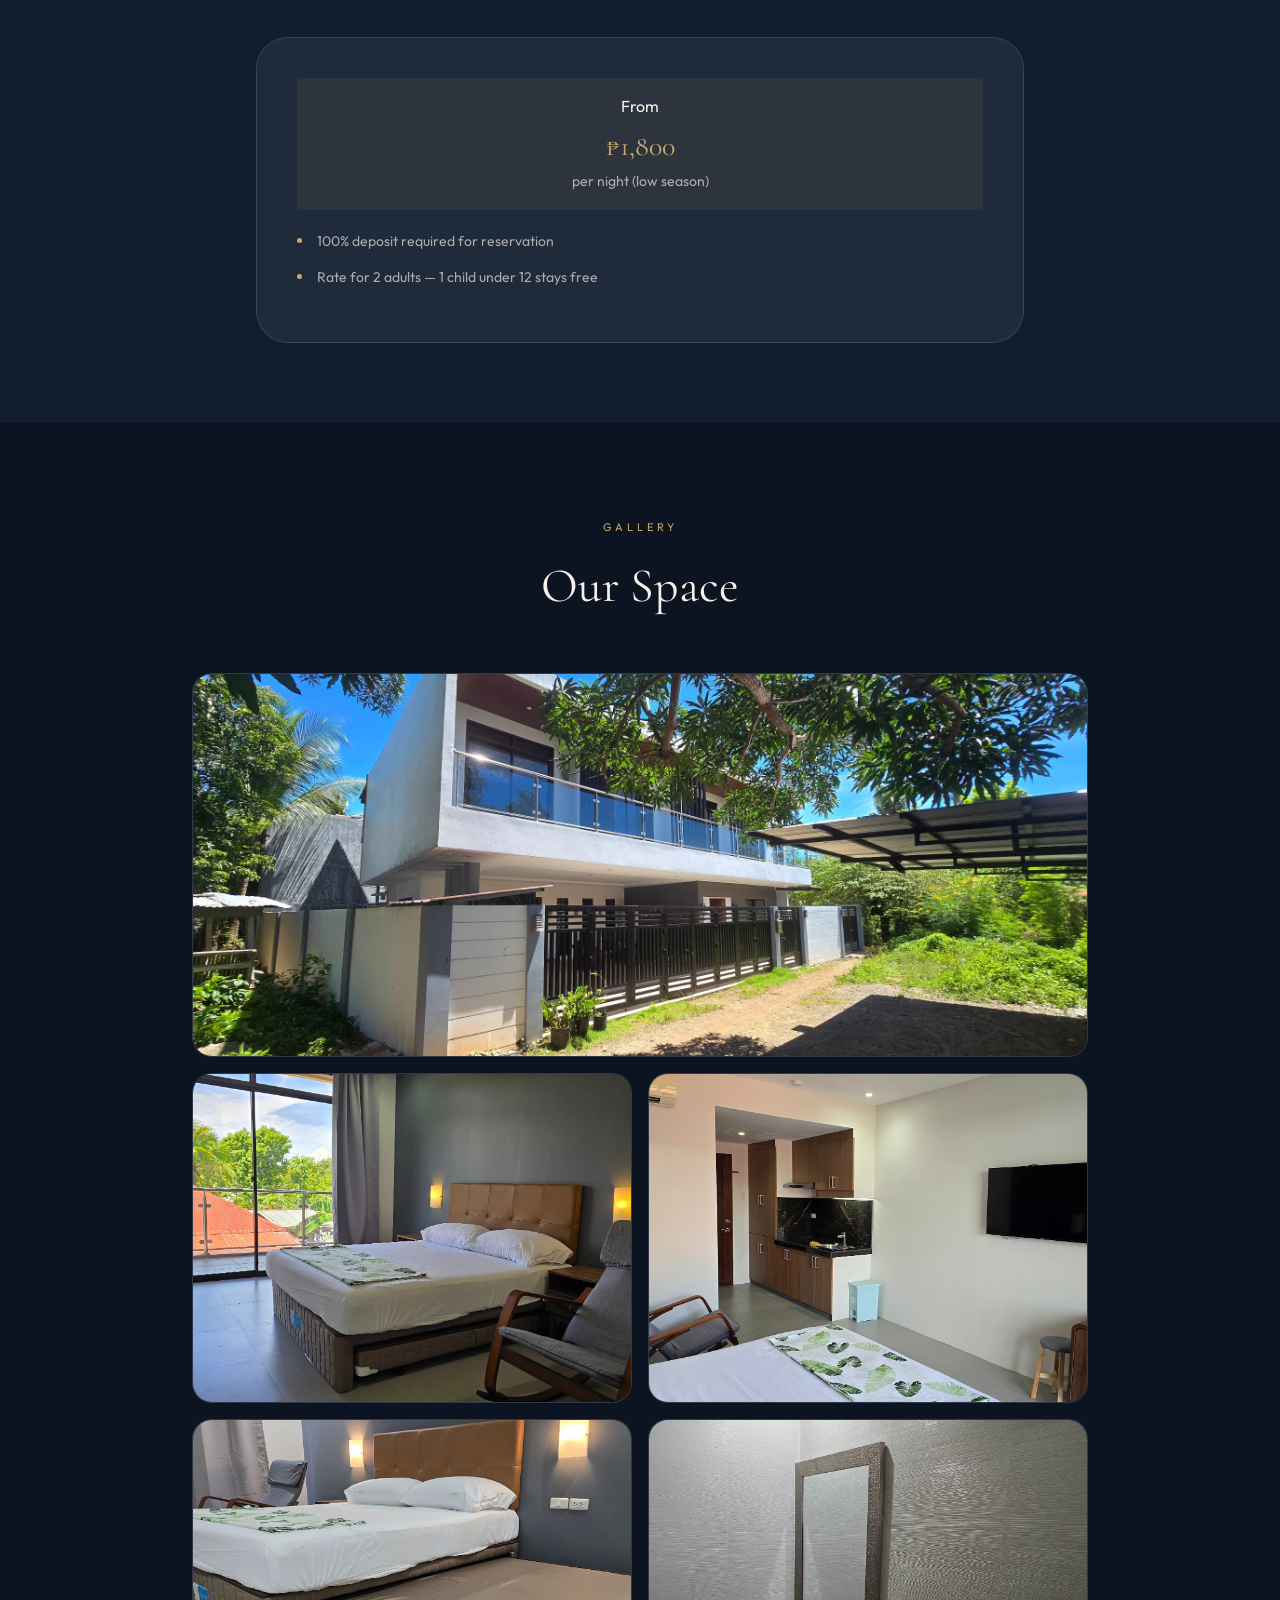
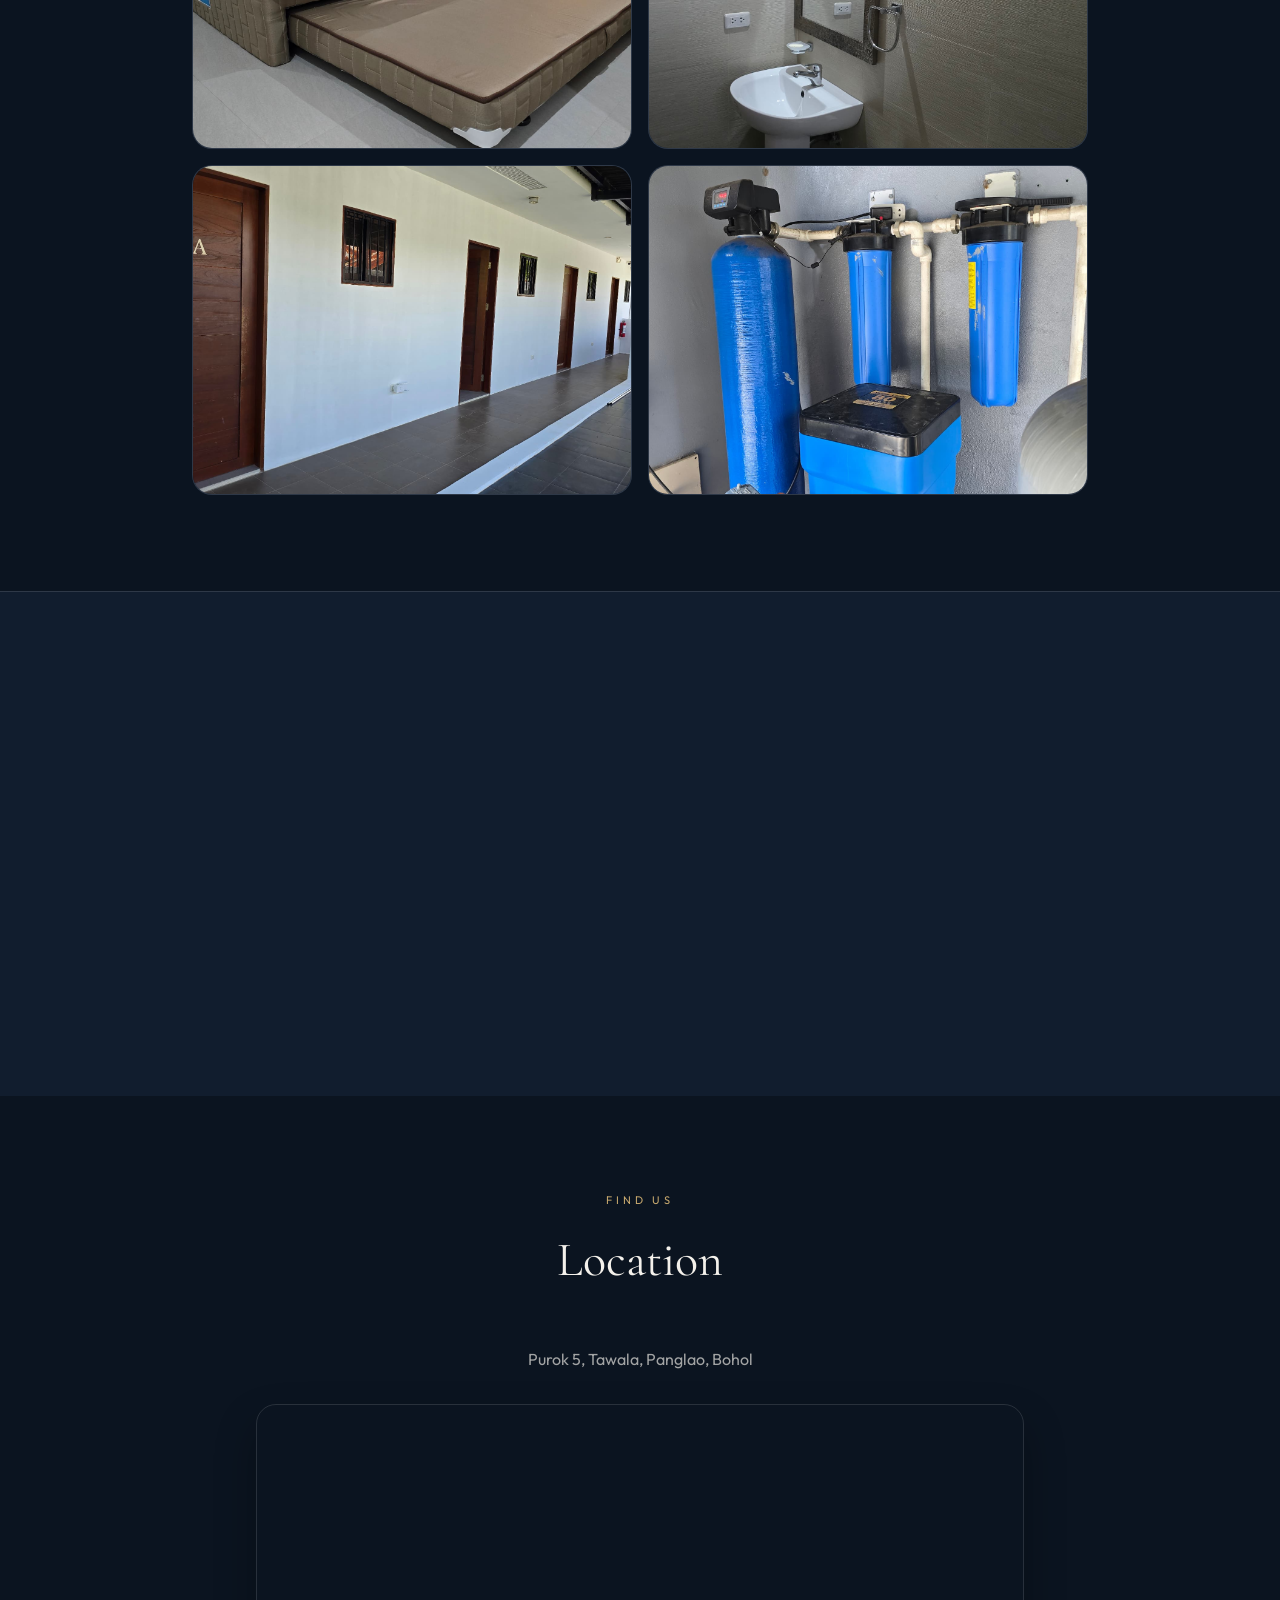
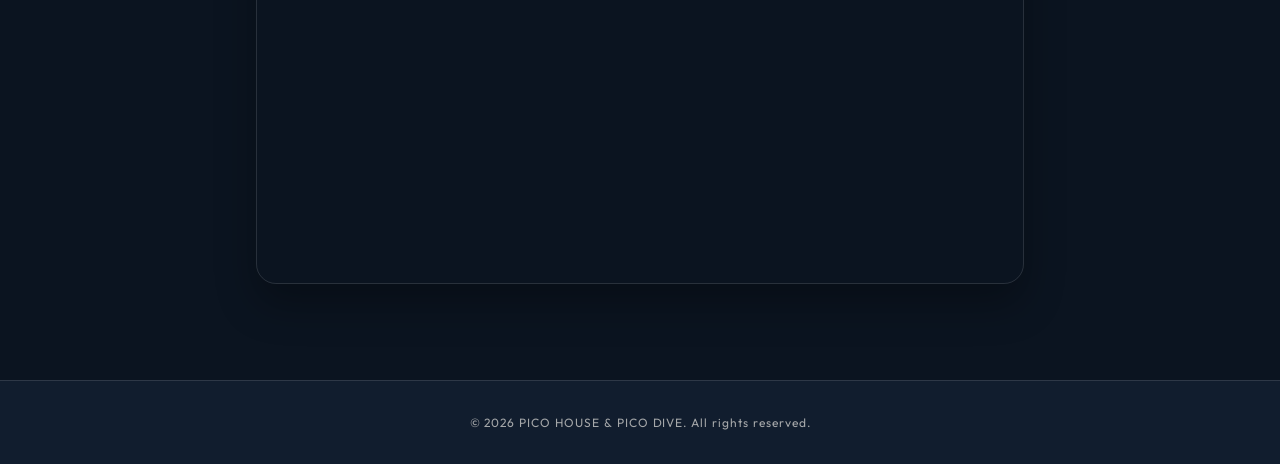
<file: pico_house_en.html>
<!DOCTYPE html>
<html lang="en">

<head>
  <meta charset="UTF-8">
  <meta name="viewport" content="width=device-width, initial-scale=1.0">
  <title>PICO HOUSE | PICO in Bohol</title>
  <link rel="icon" href="/logo/pico_house_pico_dive.jpg" type="image/jpeg">
  <meta name="description" content="Cozy retreat PICO HOUSE in Bohol, Panglao — comfortable stay with clean bedding.">
  <meta name="keywords" content="PICO HOUSE, Bohol accommodation, Bohol guesthouse, Panglao hotel">
  <meta property="og:title" content="PICO HOUSE">
  <meta property="og:url" content="https://www.picoinbohol.com/pico_house_en.html">
  <meta property="og:image" content="https://www.picoinbohol.com/logo/pico_house_blue(no_background).png">
  <meta property="og:description" content="Enjoy a relaxing holiday in the comfortable and cozy space of Pico House.">
  <meta property="og:type" content="website">
  <meta property="og:locale" content="en_US">
  <link rel="preconnect" href="https://fonts.googleapis.com">
  <link rel="preconnect" href="https://fonts.gstatic.com" crossorigin>
  <link href="https://fonts.googleapis.com/css2?family=Cormorant+Garamond:ital,wght@0,400;0,500;0,600;1,400&family=Outfit:wght@300;400;500&display=swap" rel="stylesheet">
  <link rel="stylesheet" href="/css/shared.css">
  <link rel="stylesheet" href="/css/page.css">
  <script async src="https://www.googletagmanager.com/gtag/js?id=G-PERZ0NB86L"></script>
  <script>window.dataLayer=window.dataLayer||[];function gtag(){dataLayer.push(arguments);}gtag('js',new Date());gtag('config','G-PERZ0NB86L');</script>
</head>

<body>

  <header class="site-header" id="header">
    <div class="header-inner">
      <a href="/" class="logo">PICO</a>
      <div class="header-right">
        <nav class="nav-desktop" aria-label="Main navigation">
          <a href="/">Home</a>
          <a href="/pico_house_en.html" class="is-active">Pico House</a>
          <a href="/pico_dive_en.html">Pico Dive</a>
          <a href="#contact">Contact</a>
        </nav>
        <a href="/pico_house_kr.html" class="lang-switch" aria-label="Korean version">KR</a>
        <button class="menu-toggle" id="menuToggle" aria-label="Open menu" aria-expanded="false" aria-controls="navMobile">
          <span></span><span></span><span></span>
        </button>
      </div>
    </div>
  </header>

  <nav class="nav-mobile" id="navMobile" aria-label="Mobile navigation">
    <a href="/">Home</a>
    <a href="/pico_house_en.html">Pico House</a>
    <a href="/pico_dive_en.html">Pico Dive</a>
    <a href="#contact">Contact</a>
    <a href="/pico_house_kr.html">한국어 (KR)</a>
  </nav>

  <main>
    <section class="page-hero page-hero--house" aria-label="Pico House">
      <div class="page-hero-bg" aria-hidden="true"></div>
      <div class="page-hero-overlay" aria-hidden="true"></div>
      <div class="page-hero-content">
        <img class="page-hero-logo" src="/logo/pico_house_blue(no_background).png" alt="PICO HOUSE">
        <h1 class="page-hero-title">Welcome to PICO HOUSE</h1>
        <p class="page-hero-desc">Enjoy a relaxing holiday in the comfortable and cozy space of PICO HOUSE — your quiet retreat in Panglao.</p>
      </div>
    </section>

    <section class="features" aria-labelledby="features-title">
      <div class="container">
        <p class="section-label reveal">Why Stay With Us</p>
        <h2 class="section-title reveal" id="features-title">Comfort &amp; Care</h2>
        <div class="feature-grid">
          <article class="feature-card reveal">
            <p class="feature-num">01</p>
            <h3 class="feature-title">Quiet &amp; Cozy</h3>
            <p class="feature-text">A small-scale guesthouse atmosphere where you can truly unwind during your travels.</p>
          </article>
          <article class="feature-card reveal">
            <p class="feature-num">02</p>
            <h3 class="feature-title">Convenient Location</h3>
            <p class="feature-text">Close to Bohol's main road — easy access everywhere, saving you valuable time.</p>
          </article>
          <article class="feature-card reveal">
            <p class="feature-num">03</p>
            <h3 class="feature-title">Impeccable Cleanliness</h3>
            <p class="feature-text">Cleanliness is our top priority for a comfortable, pleasant stay.</p>
          </article>
          <article class="feature-card reveal">
            <p class="feature-num">04</p>
            <h3 class="feature-title">Soft Tap Water</h3>
            <p class="feature-text">Three-stage filtration provides gentler water that's kinder to your skin.</p>
          </article>
          <article class="feature-card reveal">
            <p class="feature-num">05</p>
            <h3 class="feature-title">Hotel-Quality Bedding</h3>
            <p class="feature-text">Plush, comfortable linens for a restful night's sleep.</p>
          </article>
          <article class="feature-card reveal">
            <p class="feature-num">06</p>
            <h3 class="feature-title">Personalized Service</h3>
            <p class="feature-text">Attentive, customized care you won't find at large hotels.</p>
          </article>
        </div>
      </div>
    </section>

    <section class="info-section" aria-labelledby="rates-title">
      <div class="container">
        <p class="section-label reveal">Rates</p>
        <h2 class="section-title reveal" id="rates-title">Room Rate</h2>
        <div class="info-block reveal">
          <div class="price-highlight">
            <span>From</span>
            <span class="price-value">₱1,800</span>
            <span style="font-size:0.875rem;color:var(--color-text-muted);">per night (low season)</span>
          </div>
          <ul class="info-list price-note-list" style="margin-top:1.25rem;">
            <li>100% deposit required for reservation</li>
            <li>Rate for 2 adults — 1 child under 12 stays free</li>
          </ul>
        </div>
      </div>
    </section>

    <section class="gallery" aria-labelledby="gallery-title">
      <div class="container">
        <p class="section-label reveal">Gallery</p>
        <h2 class="section-title reveal" id="gallery-title">Our Space</h2>
        <div class="gallery-grid">
          <div class="gallery-item gallery-item--wide reveal"><img src="/image/building1.jpg" alt="PICO HOUSE exterior" loading="lazy"></div>
          <div class="gallery-item reveal"><img src="/image/room4.jpg" alt="Guest room" loading="lazy"></div>
          <div class="gallery-item reveal"><img src="/image/room2.jpg" alt="Guest room" loading="lazy"></div>
          <div class="gallery-item reveal"><img src="/image/room3.jpg" alt="Guest room" loading="lazy"></div>
          <div class="gallery-item reveal"><img src="/image/bathroom1.jpg" alt="Bathroom" loading="lazy"></div>
          <div class="gallery-item reveal"><img src="/image/outside1.jpg" alt="Outdoor area" loading="lazy"></div>
          <div class="gallery-item reveal"><img src="/image/filter.jpg" alt="Water filtration system" loading="lazy"></div>
        </div>
      </div>
    </section>

    <section class="contact" id="contact" aria-labelledby="contact-title">
      <div class="contact-inner">
        <p class="section-label reveal">Get in Touch</p>
        <h2 class="section-title reveal" id="contact-title">Contact Us</h2>
        <div class="contact-list reveal">
          <a href="tel:+639625402625">+63 962 540 2625</a>
          <a href="mailto:picoinbohol@gmail.com">picoinbohol@gmail.com</a>
        </div>
        <div class="social-row reveal">
          <a href="http://pf.kakao.com/_xgpRZn" target="_blank" rel="noopener noreferrer" aria-label="KakaoTalk"><img src="/logo/KakaoTalk_logo.svg.png" alt=""></a>
          <a href="https://wa.me/639625402625" target="_blank" rel="noopener noreferrer" aria-label="WhatsApp"><img src="/logo/WhatsApp.svg" alt=""></a>
          <a href="https://m.me/picoinbohol" target="_blank" rel="noopener noreferrer" aria-label="Messenger"><img src="/logo/Facebook_Messenger_logo_2020.svg" alt=""></a>
          <a href="https://instagram.com/picoinbohol" target="_blank" rel="noopener noreferrer" aria-label="Instagram"><img src="/logo/Instagram_icon.png" alt=""></a>
        </div>
      </div>
    </section>

    <section class="location" id="location" aria-labelledby="location-title">
      <div class="location-inner">
        <p class="section-label reveal">Find Us</p>
        <h2 class="section-title reveal" id="location-title">Location</h2>
        <p class="location-address reveal">Purok 5, Tawala, Panglao, Bohol</p>
        <div class="map-frame reveal">
          <iframe title="Pico House on Google Maps" src="https://www.google.com/maps/embed?pb=!1m18!1m12!1m3!1d3934.4889734406283!2d123.76759397478745!3d9.55304909053071!2m3!1f0!2f0!3f0!3m2!1i1024!2i768!4f13.1!3m3!1m2!1s0x33abad0035916027%3A0x5928e62e1c23e545!2sPico%20House!5e0!3m2!1sen!2skr!4v1726473931158!5m2!1sen!2skr" allowfullscreen loading="lazy" referrerpolicy="no-referrer-when-downgrade"></iframe>
        </div>
      </div>
    </section>
  </main>

  <footer class="site-footer"><p>&copy; 2026 PICO HOUSE &amp; PICO DIVE. All rights reserved.</p></footer>

  <script src="/js/common.js"></script>
</body>
</html>
</file>
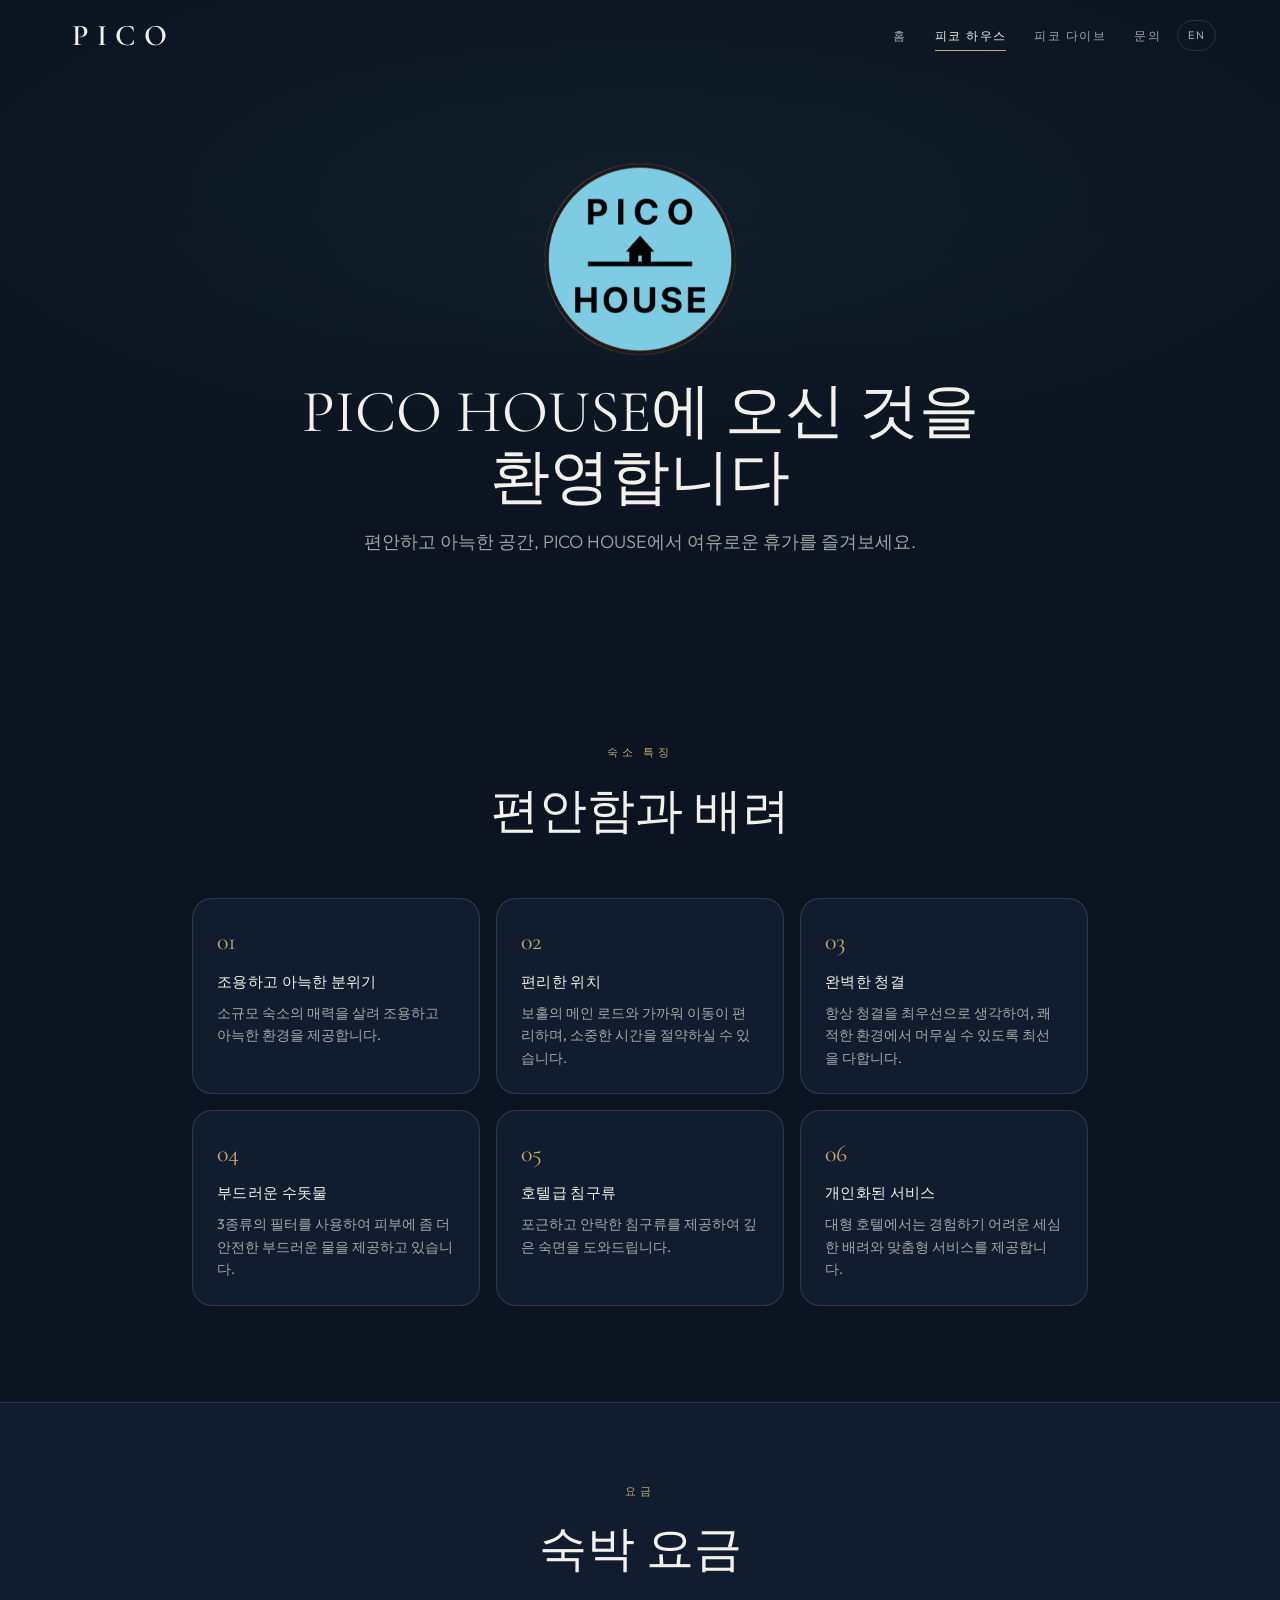
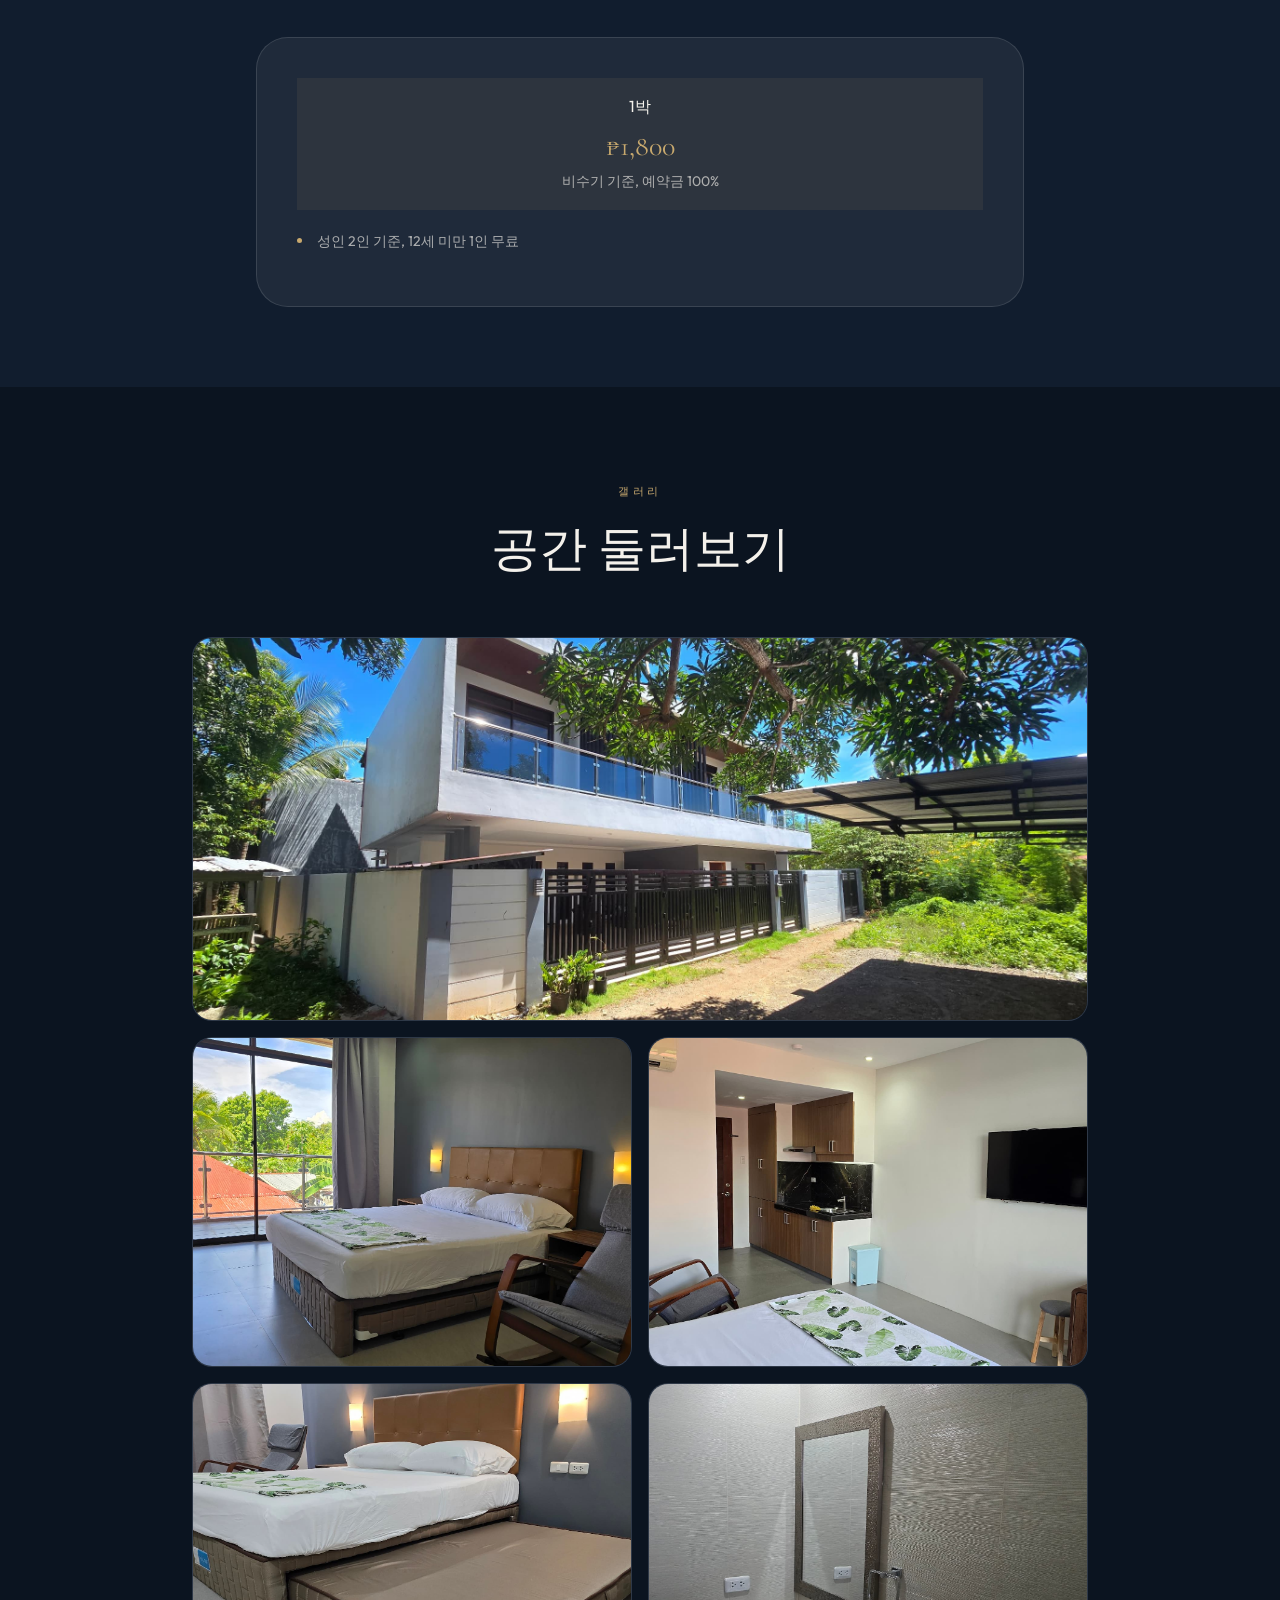
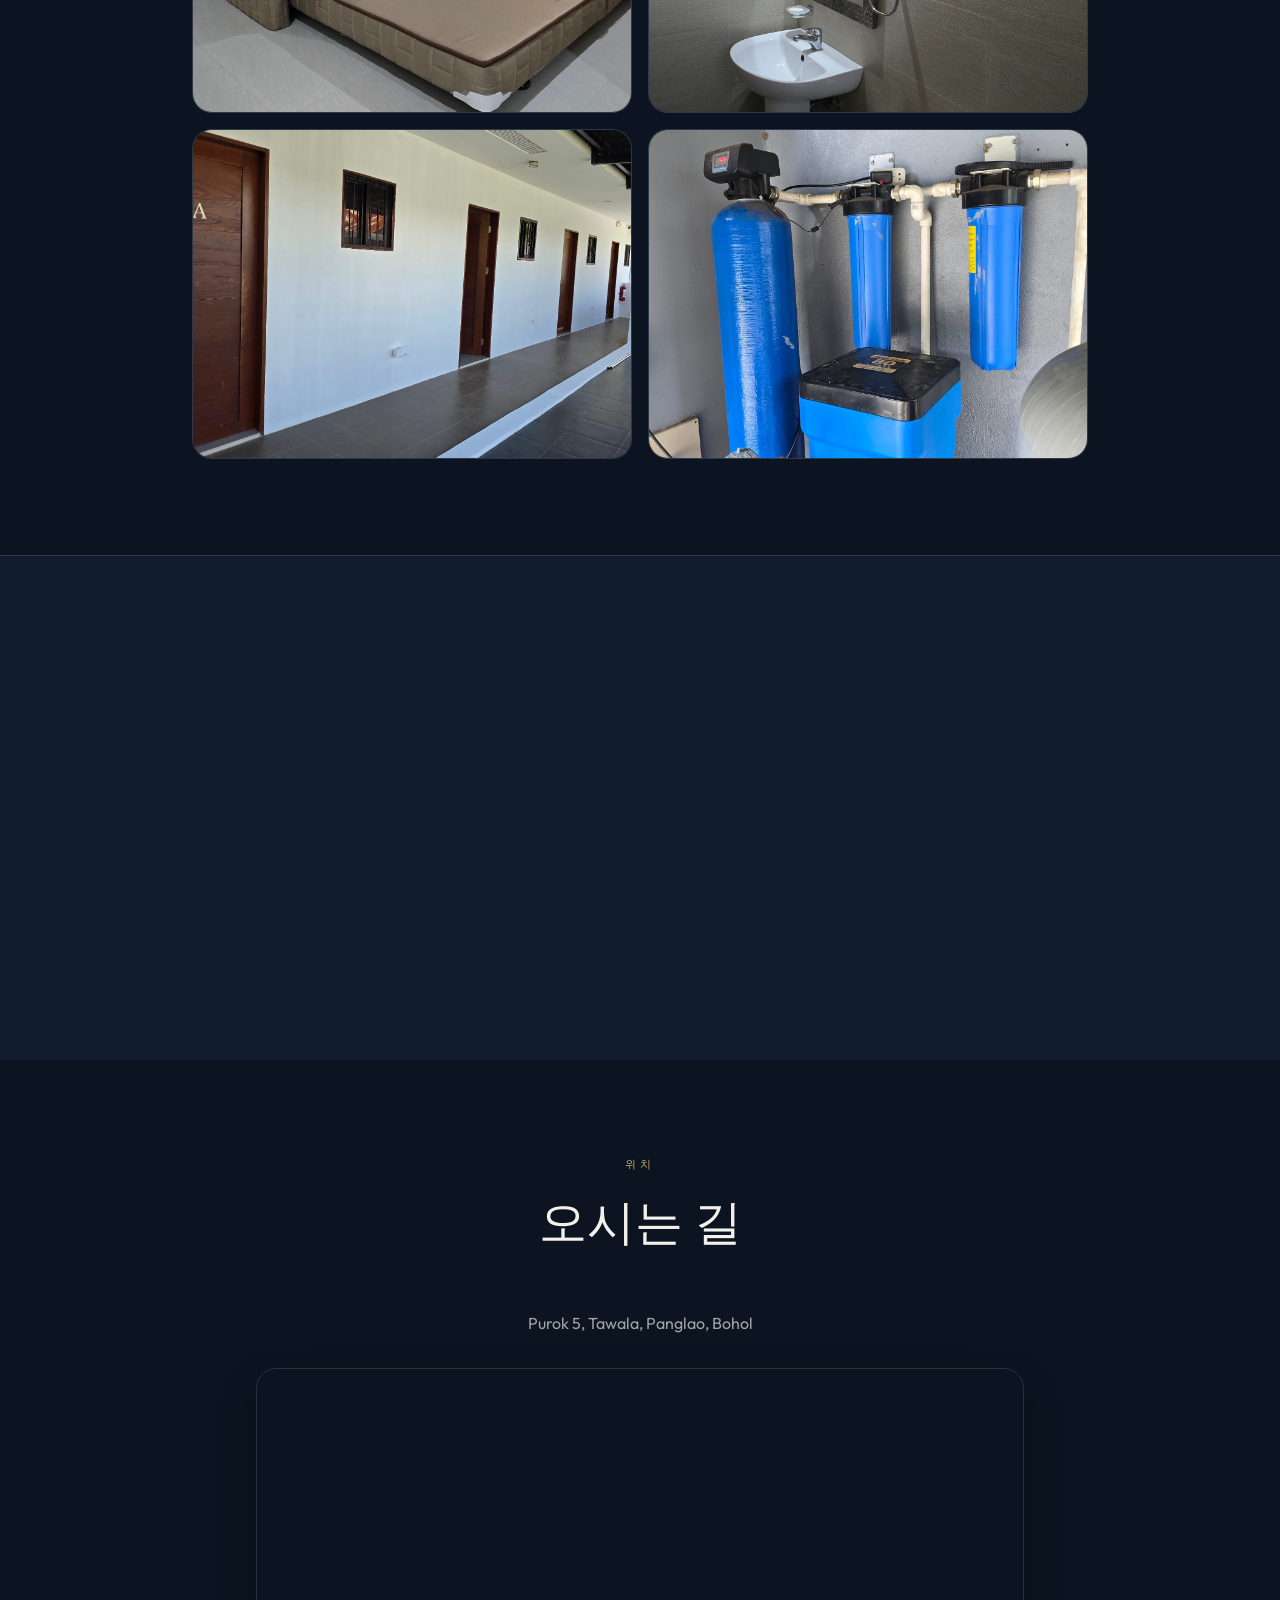
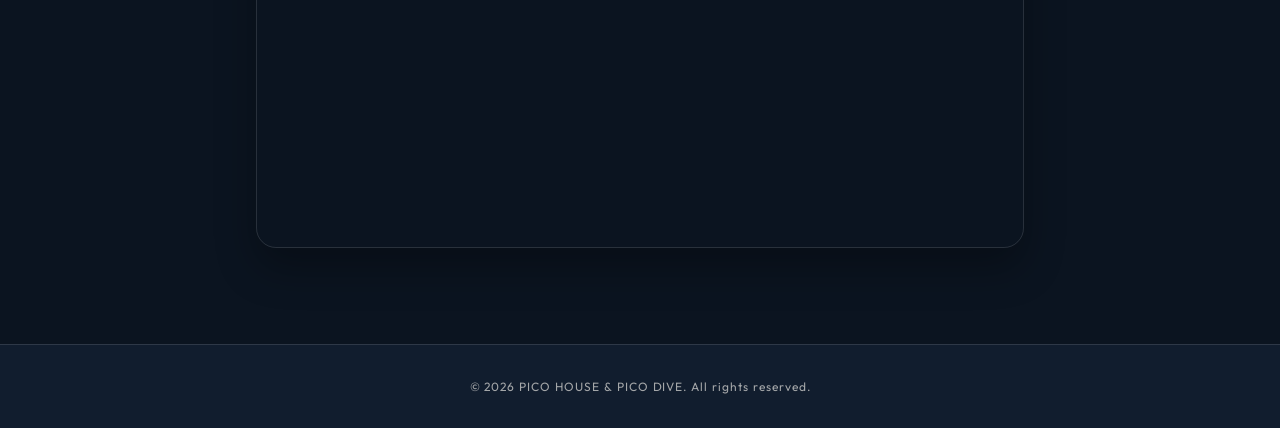
<file: pico_house_kr.html>
<!DOCTYPE html>
<html lang="ko">

<head>
  <meta charset="UTF-8">
  <meta name="viewport" content="width=device-width, initial-scale=1.0">
  <title>피코 하우스 | PICO in Bohol</title>
  <link rel="icon" href="/logo/pico_house_pico_dive.jpg" type="image/jpeg">
  <meta name="description" content="편안하고 아늑한 피코 하우스에서 여유로운 보홀 휴가를 즐겨보세요.">
  <meta name="keywords" content="PICO HOUSE, 피코 하우스, 보홀 숙소, 보홀 게스트하우스, Panglao 숙소">
  <meta property="og:title" content="피코 하우스">
  <meta property="og:url" content="https://www.picoinbohol.com/pico_house_kr.html">
  <meta property="og:image" content="https://www.picoinbohol.com/logo/pico_house_blue(no_background).png">
  <meta property="og:description" content="편안하고 아늑한 공간, 피코 하우스에서 여유로운 휴가를 즐겨보세요.">
  <meta property="og:type" content="website">
  <meta property="og:locale" content="ko_KR">
  <link rel="preconnect" href="https://fonts.googleapis.com">
  <link rel="preconnect" href="https://fonts.gstatic.com" crossorigin>
  <link href="https://fonts.googleapis.com/css2?family=Cormorant+Garamond:ital,wght@0,400;0,500;0,600;1,400&family=Outfit:wght@300;400;500&display=swap" rel="stylesheet">
  <link rel="stylesheet" href="/css/shared.css">
  <link rel="stylesheet" href="/css/page.css">
  <script async src="https://www.googletagmanager.com/gtag/js?id=G-PERZ0NB86L"></script>
  <script>window.dataLayer=window.dataLayer||[];function gtag(){dataLayer.push(arguments);}gtag('js',new Date());gtag('config','G-PERZ0NB86L');</script>
</head>

<body>

  <header class="site-header" id="header">
    <div class="header-inner">
      <a href="/" class="logo">PICO</a>
      <div class="header-right">
        <nav class="nav-desktop" aria-label="Main navigation">
          <a href="/">홈</a>
          <a href="/pico_house_kr.html" class="is-active">피코 하우스</a>
          <a href="/pico_dive_kr.html">피코 다이브</a>
          <a href="#contact">문의</a>
        </nav>
        <a href="/pico_house_en.html" class="lang-switch" aria-label="English version">EN</a>
        <button class="menu-toggle" id="menuToggle" aria-label="메뉴 열기" aria-expanded="false" aria-controls="navMobile">
          <span></span><span></span><span></span>
        </button>
      </div>
    </div>
  </header>

  <nav class="nav-mobile" id="navMobile" aria-label="Mobile navigation">
    <a href="/">홈</a>
    <a href="/pico_house_kr.html">피코 하우스</a>
    <a href="/pico_dive_kr.html">피코 다이브</a>
    <a href="#contact">문의</a>
    <a href="/pico_house_en.html">English (EN)</a>
  </nav>

  <main>
    <section class="page-hero page-hero--house" aria-label="피코 하우스">
      <div class="page-hero-bg" aria-hidden="true"></div>
      <div class="page-hero-overlay" aria-hidden="true"></div>
      <div class="page-hero-content">
        <img class="page-hero-logo" src="/logo/pico_house_blue(no_background).png" alt="PICO HOUSE">
        <h1 class="page-hero-title">PICO HOUSE에 오신 것을 환영합니다</h1>
        <p class="page-hero-desc">편안하고 아늑한 공간, PICO HOUSE에서 여유로운 휴가를 즐겨보세요.</p>
      </div>
    </section>

    <section class="features" aria-labelledby="features-title">
      <div class="container">
        <p class="section-label reveal">숙소 특징</p>
        <h2 class="section-title reveal" id="features-title">편안함과 배려</h2>
        <div class="feature-grid">
          <article class="feature-card reveal">
            <p class="feature-num">01</p>
            <h3 class="feature-title">조용하고 아늑한 분위기</h3>
            <p class="feature-text">소규모 숙소의 매력을 살려 조용하고 아늑한 환경을 제공합니다.</p>
          </article>
          <article class="feature-card reveal">
            <p class="feature-num">02</p>
            <h3 class="feature-title">편리한 위치</h3>
            <p class="feature-text">보홀의 메인 로드와 가까워 이동이 편리하며, 소중한 시간을 절약하실 수 있습니다.</p>
          </article>
          <article class="feature-card reveal">
            <p class="feature-num">03</p>
            <h3 class="feature-title">완벽한 청결</h3>
            <p class="feature-text">항상 청결을 최우선으로 생각하여, 쾌적한 환경에서 머무실 수 있도록 최선을 다합니다.</p>
          </article>
          <article class="feature-card reveal">
            <p class="feature-num">04</p>
            <h3 class="feature-title">부드러운 수돗물</h3>
            <p class="feature-text">3종류의 필터를 사용하여 피부에 좀 더 안전한 부드러운 물을 제공하고 있습니다.</p>
          </article>
          <article class="feature-card reveal">
            <p class="feature-num">05</p>
            <h3 class="feature-title">호텔급 침구류</h3>
            <p class="feature-text">포근하고 안락한 침구류를 제공하여 깊은 숙면을 도와드립니다.</p>
          </article>
          <article class="feature-card reveal">
            <p class="feature-num">06</p>
            <h3 class="feature-title">개인화된 서비스</h3>
            <p class="feature-text">대형 호텔에서는 경험하기 어려운 세심한 배려와 맞춤형 서비스를 제공합니다.</p>
          </article>
        </div>
      </div>
    </section>

    <section class="info-section" aria-labelledby="rates-title">
      <div class="container">
        <p class="section-label reveal">요금</p>
        <h2 class="section-title reveal" id="rates-title">숙박 요금</h2>
        <div class="info-block reveal">
          <div class="price-highlight">
            <span>1박</span>
            <span class="price-value">₱1,800</span>
            <span style="font-size:0.875rem;color:var(--color-text-muted);">비수기 기준, 예약금 100%</span>
          </div>
          <ul class="info-list price-note-list" style="margin-top:1.25rem;">
            <li>성인 2인 기준, 12세 미만 1인 무료</li>
          </ul>
        </div>
      </div>
    </section>

    <section class="gallery" aria-labelledby="gallery-title">
      <div class="container">
        <p class="section-label reveal">갤러리</p>
        <h2 class="section-title reveal" id="gallery-title">공간 둘러보기</h2>
        <div class="gallery-grid">
          <div class="gallery-item gallery-item--wide reveal"><img src="/image/building1.jpg" alt="PICO HOUSE 외관" loading="lazy"></div>
          <div class="gallery-item reveal"><img src="/image/room4.jpg" alt="객실" loading="lazy"></div>
          <div class="gallery-item reveal"><img src="/image/room2.jpg" alt="객실" loading="lazy"></div>
          <div class="gallery-item reveal"><img src="/image/room3.jpg" alt="객실" loading="lazy"></div>
          <div class="gallery-item reveal"><img src="/image/bathroom1.jpg" alt="욕실" loading="lazy"></div>
          <div class="gallery-item reveal"><img src="/image/outside1.jpg" alt="야외" loading="lazy"></div>
          <div class="gallery-item reveal"><img src="/image/filter.jpg" alt="정수 필터" loading="lazy"></div>
        </div>
      </div>
    </section>

    <section class="contact" id="contact" aria-labelledby="contact-title">
      <div class="contact-inner">
        <p class="section-label reveal">연락처</p>
        <h2 class="section-title reveal" id="contact-title">문의하기</h2>
        <div class="contact-list reveal">
          <a href="tel:+639625402625">+63 962 540 2625</a>
          <a href="mailto:picoinbohol@gmail.com">picoinbohol@gmail.com</a>
        </div>
        <div class="social-row reveal">
          <a href="http://pf.kakao.com/_xgpRZn" target="_blank" rel="noopener noreferrer" aria-label="KakaoTalk"><img src="/logo/KakaoTalk_logo.svg.png" alt=""></a>
          <a href="https://wa.me/639625402625" target="_blank" rel="noopener noreferrer" aria-label="WhatsApp"><img src="/logo/WhatsApp.svg" alt=""></a>
          <a href="https://m.me/picoinbohol" target="_blank" rel="noopener noreferrer" aria-label="Messenger"><img src="/logo/Facebook_Messenger_logo_2020.svg" alt=""></a>
          <a href="https://instagram.com/picoinbohol" target="_blank" rel="noopener noreferrer" aria-label="Instagram"><img src="/logo/Instagram_icon.png" alt=""></a>
        </div>
      </div>
    </section>

    <section class="location" id="location" aria-labelledby="location-title">
      <div class="location-inner">
        <p class="section-label reveal">위치</p>
        <h2 class="section-title reveal" id="location-title">오시는 길</h2>
        <p class="location-address reveal">Purok 5, Tawala, Panglao, Bohol</p>
        <div class="map-frame reveal">
          <iframe title="피코 하우스 위치" src="https://www.google.com/maps/embed?pb=!1m18!1m12!1m3!1d3934.4889734406283!2d123.76759397478745!3d9.55304909053071!2m3!1f0!2f0!3f0!3m2!1i1024!2i768!4f13.1!3m3!1m2!1s0x33abad0035916027%3A0x5928e62e1c23e545!2sPico%20House!5e0!3m2!1sen!2skr!4v1726473931158!5m2!1sen!2skr" allowfullscreen loading="lazy" referrerpolicy="no-referrer-when-downgrade"></iframe>
        </div>
      </div>
    </section>
  </main>

  <footer class="site-footer"><p>&copy; 2026 PICO HOUSE &amp; PICO DIVE. All rights reserved.</p></footer>

  <script src="/js/common.js"></script>
</body>
</html>
</file>
<file: css/index.css>
/* PICO — Index Page Styles */

:root {
  --color-bg: #0b1420;
  --color-bg-soft: #111d2e;
  --color-surface: rgba(255, 255, 255, 0.06);
  --color-surface-hover: rgba(255, 255, 255, 0.1);
  --color-border: rgba(255, 255, 255, 0.12);
  --color-text: #f4f1eb;
  --color-text-muted: rgba(244, 241, 235, 0.65);
  --color-gold: #c8a96e;
  --color-gold-soft: rgba(200, 169, 110, 0.35);
  --color-ocean: #3d6b7a;
  --font-display: "Cormorant Garamond", "Times New Roman", serif;
  --font-body: "Outfit", system-ui, sans-serif;
  --header-h: 4.5rem;
  --ease-out: cubic-bezier(0.22, 1, 0.36, 1);
  --radius-lg: 1.25rem;
  --radius-xl: 2rem;
}

*,
*::before,
*::after {
  box-sizing: border-box;
  margin: 0;
  padding: 0;
}

html {
  scroll-behavior: smooth;
}

body {
  font-family: var(--font-body);
  background: var(--color-bg);
  color: var(--color-text);
  line-height: 1.6;
  overflow-x: hidden;
  -webkit-font-smoothing: antialiased;
}

img {
  max-width: 100%;
  height: auto;
  display: block;
}

a {
  color: inherit;
  text-decoration: none;
}

/* ── Header ── */

.site-header {
  position: fixed;
  inset: 0 0 auto 0;
  z-index: 100;
  height: var(--header-h);
  display: flex;
  align-items: center;
  transition: background 0.4s var(--ease-out), backdrop-filter 0.4s var(--ease-out), border-color 0.4s;
  border-bottom: 1px solid transparent;
}

.site-header.is-scrolled {
  background: rgba(11, 20, 32, 0.85);
  backdrop-filter: blur(16px);
  border-color: var(--color-border);
}

.header-inner {
  width: min(72rem, 100% - 2rem);
  margin-inline: auto;
  display: flex;
  align-items: center;
  justify-content: space-between;
  gap: 1rem;
}

.logo {
  font-family: var(--font-display);
  font-size: clamp(1.5rem, 4vw, 1.875rem);
  font-weight: 600;
  letter-spacing: 0.28em;
  text-indent: 0.28em;
}

.nav-desktop {
  display: none;
  align-items: center;
  gap: 2rem;
}

.nav-desktop a {
  font-size: 0.8125rem;
  font-weight: 400;
  letter-spacing: 0.12em;
  text-transform: uppercase;
  color: var(--color-text-muted);
  transition: color 0.25s;
  position: relative;
}

.nav-desktop a::after {
  content: "";
  position: absolute;
  left: 0;
  bottom: -0.35rem;
  width: 100%;
  height: 1px;
  background: var(--color-gold);
  transform: scaleX(0);
  transform-origin: right;
  transition: transform 0.35s var(--ease-out);
}

.nav-desktop a:hover,
.nav-desktop a.is-active {
  color: var(--color-text);
}

.nav-desktop a:hover::after,
.nav-desktop a.is-active::after {
  transform: scaleX(1);
  transform-origin: left;
}

.menu-toggle {
  display: flex;
  flex-direction: column;
  justify-content: center;
  gap: 5px;
  width: 2.5rem;
  height: 2.5rem;
  background: none;
  border: 1px solid var(--color-border);
  border-radius: 0.5rem;
  cursor: pointer;
  padding: 0.5rem;
}

.menu-toggle span {
  display: block;
  height: 1px;
  background: var(--color-text);
  transition: transform 0.3s, opacity 0.3s;
}

.menu-toggle[aria-expanded="true"] span:nth-child(1) {
  transform: translateY(6px) rotate(45deg);
}

.menu-toggle[aria-expanded="true"] span:nth-child(2) {
  opacity: 0;
}

.menu-toggle[aria-expanded="true"] span:nth-child(3) {
  transform: translateY(-6px) rotate(-45deg);
}

.nav-mobile {
  position: fixed;
  inset: var(--header-h) 0 0 0;
  z-index: 99;
  background: rgba(11, 20, 32, 0.97);
  backdrop-filter: blur(20px);
  display: flex;
  flex-direction: column;
  align-items: center;
  justify-content: center;
  gap: 2rem;
  opacity: 0;
  visibility: hidden;
  pointer-events: none;
  transition: opacity 0.35s, visibility 0.35s;
}

.nav-mobile.is-open {
  opacity: 1;
  visibility: visible;
  pointer-events: auto;
}

.nav-mobile a {
  font-family: var(--font-display);
  font-size: 1.75rem;
  letter-spacing: 0.08em;
  color: var(--color-text-muted);
  transition: color 0.25s;
}

.nav-mobile a:hover {
  color: var(--color-gold);
}

@media (min-width: 768px) {
  .nav-desktop {
    display: flex;
  }

  .menu-toggle {
    display: none;
  }
}

/* ── Hero ── */

.hero {
  position: relative;
  min-height: 100svh;
  display: flex;
  align-items: center;
  justify-content: center;
  overflow: hidden;
}

.hero-bg {
  position: absolute;
  inset: 0;
  background: url("/image/main_img.jpg") center / cover no-repeat;
  transform: scale(1.06);
  animation: heroKenBurns 22s ease-in-out infinite alternate;
}

.hero-overlay {
  position: absolute;
  inset: 0;
  background:
    linear-gradient(180deg, rgba(11, 20, 32, 0.55) 0%, rgba(11, 20, 32, 0.35) 40%, rgba(11, 20, 32, 0.82) 100%),
    radial-gradient(ellipse 80% 60% at 50% 20%, rgba(61, 107, 122, 0.25), transparent);
}

@keyframes heroKenBurns {
  from { transform: scale(1.06); }
  to { transform: scale(1.12); }
}

.hero-content {
  position: relative;
  z-index: 2;
  width: min(52rem, 100% - 2rem);
  text-align: center;
  padding-top: var(--header-h);
}

.hero-eyebrow {
  display: inline-block;
  font-size: 0.6875rem;
  font-weight: 500;
  letter-spacing: 0.35em;
  text-transform: uppercase;
  color: var(--color-gold);
  margin-bottom: 1.25rem;
  opacity: 0;
  animation: fadeUp 0.9s var(--ease-out) 0.2s forwards;
}

.hero-title {
  font-family: var(--font-display);
  font-size: clamp(2.75rem, 8vw, 5.5rem);
  font-weight: 400;
  line-height: 1.05;
  letter-spacing: -0.01em;
  margin-bottom: 1.25rem;
  opacity: 0;
  animation: fadeUp 0.9s var(--ease-out) 0.35s forwards;
}

.hero-title em {
  font-style: italic;
  color: var(--color-gold);
}

.hero-desc {
  font-size: clamp(1rem, 2.5vw, 1.2rem);
  font-weight: 300;
  color: var(--color-text-muted);
  max-width: 36rem;
  margin-inline: auto;
  margin-bottom: 2.75rem;
  opacity: 0;
  animation: fadeUp 0.9s var(--ease-out) 0.5s forwards;
}

.hero-desc strong {
  color: var(--color-text);
  font-weight: 400;
}

.hero-scroll {
  position: absolute;
  bottom: 2rem;
  left: 50%;
  transform: translateX(-50%);
  display: flex;
  flex-direction: column;
  align-items: center;
  gap: 0.5rem;
  font-size: 0.625rem;
  letter-spacing: 0.25em;
  text-transform: uppercase;
  color: var(--color-text-muted);
  opacity: 0;
  animation: fadeUp 0.9s var(--ease-out) 1s forwards;
}

.hero-scroll-line {
  width: 1px;
  height: 2.5rem;
  background: linear-gradient(to bottom, var(--color-gold), transparent);
  animation: scrollPulse 2s ease-in-out infinite;
}

@keyframes scrollPulse {
  0%, 100% { opacity: 0.4; transform: scaleY(0.6); transform-origin: top; }
  50% { opacity: 1; transform: scaleY(1); }
}

@keyframes fadeUp {
  from { opacity: 0; transform: translateY(1.5rem); }
  to { opacity: 1; transform: translateY(0); }
}

/* ── Services ── */

.services {
  padding: clamp(4rem, 10vw, 7rem) 1rem;
  background: var(--color-bg);
}

.section-label {
  text-align: center;
  font-size: 0.6875rem;
  letter-spacing: 0.35em;
  text-transform: uppercase;
  color: var(--color-gold);
  margin-bottom: 0.75rem;
}

.section-title {
  font-family: var(--font-display);
  font-size: clamp(2rem, 5vw, 3rem);
  font-weight: 400;
  text-align: center;
  margin-bottom: clamp(2.5rem, 6vw, 4rem);
}

.service-grid {
  display: grid;
  grid-template-columns: 1fr;
  gap: 1.25rem;
  width: min(56rem, 100%);
  margin-inline: auto;
}

@media (min-width: 640px) {
  .service-grid {
    grid-template-columns: 1fr 1fr;
    gap: 1.5rem;
  }
}

.service-card {
  position: relative;
  display: flex;
  flex-direction: column;
  justify-content: flex-end;
  min-height: 22rem;
  padding: 2rem;
  border-radius: var(--radius-xl);
  border: 1px solid var(--color-border);
  background: var(--color-bg-soft);
  overflow: hidden;
  cursor: pointer;
  transition: transform 0.5s var(--ease-out), border-color 0.4s, box-shadow 0.4s;
}

.service-card::before {
  content: "";
  position: absolute;
  inset: 0;
  background-repeat: no-repeat;
  background-position: center 38%;
  background-size: 58% auto;
  opacity: 0.55;
  transition: transform 0.7s var(--ease-out), opacity 0.4s;
}

.service-card::after {
  content: "";
  position: absolute;
  inset: 0;
  background: linear-gradient(180deg, rgba(11, 20, 32, 0.25) 0%, rgba(11, 20, 32, 0.55) 45%, rgba(11, 20, 32, 0.92) 100%);
  transition: opacity 0.4s;
}

.service-card--house::before {
  background-image: url("/logo/pico_house_blue(no_background).png");
}

.service-card--dive::before {
  background-image: url("/logo/pico_dive_blue(no_background).png");
}

.service-card:hover {
  transform: translateY(-4px);
  border-color: var(--color-gold-soft);
  box-shadow: 0 24px 48px rgba(0, 0, 0, 0.35);
}

.service-card:hover::before {
  transform: scale(1.06);
  opacity: 0.72;
}

.service-card-inner {
  position: relative;
  z-index: 1;
}

.service-card-tag {
  display: inline-block;
  font-size: 0.625rem;
  letter-spacing: 0.2em;
  text-transform: uppercase;
  color: var(--color-gold);
  margin-bottom: 0.75rem;
}

.service-card-title {
  font-family: var(--font-display);
  font-size: clamp(1.75rem, 4vw, 2.25rem);
  font-weight: 500;
  margin-bottom: 0.5rem;
}

.service-card-desc {
  font-size: 0.9375rem;
  color: var(--color-text-muted);
  margin-bottom: 1.5rem;
  max-width: 20rem;
  line-height: 1.55;
}

.service-card-desc .desc-sub {
  display: block;
  margin-top: 0.4rem;
  font-size: 0.8125rem;
  opacity: 0.72;
}

.service-card-link {
  display: inline-flex;
  align-items: center;
  gap: 0.5rem;
  font-size: 0.8125rem;
  letter-spacing: 0.15em;
  text-transform: uppercase;
  color: var(--color-text);
  transition: gap 0.3s var(--ease-out), color 0.3s;
}

.service-card:hover .service-card-link {
  gap: 0.85rem;
  color: var(--color-gold);
}

.service-card-link svg {
  width: 1rem;
  height: 1rem;
  stroke: currentColor;
  fill: none;
  stroke-width: 1.5;
}

/* ── Contact ── */

.contact {
  padding: clamp(4rem, 10vw, 6rem) 1rem;
  background: var(--color-bg-soft);
  border-top: 1px solid var(--color-border);
}

.contact-inner {
  width: min(40rem, 100%);
  margin-inline: auto;
  text-align: center;
}

.contact-list {
  display: flex;
  flex-direction: column;
  gap: 0.75rem;
  margin: 2rem 0 2.5rem;
}

.contact-list a {
  font-size: clamp(1rem, 2.5vw, 1.125rem);
  font-weight: 300;
  color: var(--color-text-muted);
  transition: color 0.25s;
}

.contact-list a:hover {
  color: var(--color-gold);
}

.social-row {
  display: flex;
  justify-content: center;
  flex-wrap: wrap;
  gap: 1rem;
}

.social-row a {
  display: flex;
  align-items: center;
  justify-content: center;
  width: 3rem;
  height: 3rem;
  border-radius: 50%;
  background: var(--color-surface);
  border: 1px solid var(--color-border);
  transition: transform 0.3s var(--ease-out), border-color 0.3s, background 0.3s;
}

.social-row a:hover {
  transform: translateY(-3px);
  border-color: var(--color-gold-soft);
  background: var(--color-surface-hover);
}

.social-row img {
  width: 1.5rem;
  height: 1.5rem;
  object-fit: contain;
}

/* ── Location ── */

.location {
  padding: clamp(4rem, 10vw, 6rem) 1rem;
  background: var(--color-bg);
}

.location-inner {
  width: min(48rem, 100%);
  margin-inline: auto;
  text-align: center;
}

.location-address {
  font-size: 1rem;
  color: var(--color-text-muted);
  margin-bottom: 2rem;
}

.map-frame {
  position: relative;
  border-radius: var(--radius-lg);
  overflow: hidden;
  border: 1px solid var(--color-border);
  box-shadow: 0 20px 40px rgba(0, 0, 0, 0.3);
  aspect-ratio: 16 / 10;
}

.map-frame iframe {
  position: absolute;
  inset: 0;
  width: 100%;
  height: 100%;
  border: 0;
}

/* ── Footer ── */

.site-footer {
  padding: 2rem 1rem;
  text-align: center;
  border-top: 1px solid var(--color-border);
  background: var(--color-bg-soft);
}

.site-footer p {
  font-size: 0.75rem;
  letter-spacing: 0.08em;
  color: var(--color-text-muted);
}

/* ── Reveal on scroll ── */

.reveal {
  opacity: 0;
  transform: translateY(1.5rem);
  transition: opacity 0.7s var(--ease-out), transform 0.7s var(--ease-out);
}

.reveal.is-visible {
  opacity: 1;
  transform: translateY(0);
}

@media (prefers-reduced-motion: reduce) {
  .hero-bg { animation: none; }
  .hero-eyebrow, .hero-title, .hero-desc, .hero-scroll { animation: none; opacity: 1; }
  .reveal { opacity: 1; transform: none; transition: none; }
  .hero-scroll-line { animation: none; }
}
</file>
<file: css/shared.css>
/* PICO — Shared Styles */

:root {
  --color-bg: #0b1420;
  --color-bg-soft: #111d2e;
  --color-surface: rgba(255, 255, 255, 0.06);
  --color-surface-hover: rgba(255, 255, 255, 0.1);
  --color-border: rgba(255, 255, 255, 0.12);
  --color-text: #f4f1eb;
  --color-text-muted: rgba(244, 241, 235, 0.65);
  --color-gold: #c8a96e;
  --color-gold-soft: rgba(200, 169, 110, 0.35);
  --color-ocean: #3d6b7a;
  --font-display: "Cormorant Garamond", "Times New Roman", serif;
  --font-body: "Outfit", system-ui, sans-serif;
  --header-h: 4.5rem;
  --ease-out: cubic-bezier(0.22, 1, 0.36, 1);
  --radius-lg: 1.25rem;
  --radius-xl: 2rem;
}

*, *::before, *::after {
  box-sizing: border-box;
  margin: 0;
  padding: 0;
}

html { scroll-behavior: smooth; }

body {
  font-family: var(--font-body);
  background: var(--color-bg);
  color: var(--color-text);
  line-height: 1.6;
  overflow-x: hidden;
  -webkit-font-smoothing: antialiased;
}

img { max-width: 100%; height: auto; display: block; }
a { color: inherit; text-decoration: none; }
ul { list-style: none; }

.container {
  width: min(72rem, 100% - 2rem);
  margin-inline: auto;
}

/* Header */
.site-header {
  position: fixed;
  inset: 0 0 auto 0;
  z-index: 100;
  height: var(--header-h);
  display: flex;
  align-items: center;
  transition: background 0.4s var(--ease-out), backdrop-filter 0.4s, border-color 0.4s;
  border-bottom: 1px solid transparent;
}

.site-header.is-scrolled {
  background: rgba(11, 20, 32, 0.9);
  backdrop-filter: blur(16px);
  border-color: var(--color-border);
}

.header-inner {
  width: min(72rem, 100% - 2rem);
  margin-inline: auto;
  display: flex;
  align-items: center;
  justify-content: space-between;
  gap: 1rem;
}

.logo {
  font-family: var(--font-display);
  font-size: clamp(1.25rem, 3.5vw, 1.875rem);
  font-weight: 600;
  letter-spacing: 0.28em;
  text-indent: 0.28em;
}

.header-right {
  display: flex;
  align-items: center;
  gap: 1rem;
}

.nav-desktop {
  display: none;
  align-items: center;
  gap: 1.75rem;
}

.nav-desktop a {
  font-size: 0.75rem;
  letter-spacing: 0.12em;
  text-transform: uppercase;
  color: var(--color-text-muted);
  transition: color 0.25s;
  position: relative;
}

.nav-desktop a::after {
  content: "";
  position: absolute;
  left: 0;
  bottom: -0.35rem;
  width: 100%;
  height: 1px;
  background: var(--color-gold);
  transform: scaleX(0);
  transform-origin: right;
  transition: transform 0.35s var(--ease-out);
}

.nav-desktop a:hover,
.nav-desktop a.is-active { color: var(--color-text); }

.nav-desktop a:hover::after,
.nav-desktop a.is-active::after {
  transform: scaleX(1);
  transform-origin: left;
}

.lang-switch {
  font-size: 0.6875rem;
  letter-spacing: 0.1em;
  text-transform: uppercase;
  padding: 0.35rem 0.65rem;
  border: 1px solid var(--color-border);
  border-radius: 999px;
  color: var(--color-text-muted);
  transition: border-color 0.25s, color 0.25s, background 0.25s;
}

.lang-switch:hover {
  border-color: var(--color-gold-soft);
  color: var(--color-gold);
  background: var(--color-surface);
}

.menu-toggle {
  display: flex;
  flex-direction: column;
  justify-content: center;
  gap: 5px;
  width: 2.5rem;
  height: 2.5rem;
  background: none;
  border: 1px solid var(--color-border);
  border-radius: 0.5rem;
  cursor: pointer;
  padding: 0.5rem;
}

.menu-toggle span {
  display: block;
  height: 1px;
  background: var(--color-text);
  transition: transform 0.3s, opacity 0.3s;
}

.menu-toggle[aria-expanded="true"] span:nth-child(1) { transform: translateY(6px) rotate(45deg); }
.menu-toggle[aria-expanded="true"] span:nth-child(2) { opacity: 0; }
.menu-toggle[aria-expanded="true"] span:nth-child(3) { transform: translateY(-6px) rotate(-45deg); }

.nav-mobile {
  position: fixed;
  inset: var(--header-h) 0 0 0;
  background: rgba(11, 20, 32, 0.97);
  backdrop-filter: blur(20px);
  display: flex;
  flex-direction: column;
  align-items: center;
  justify-content: center;
  gap: 2rem;
  opacity: 0;
  visibility: hidden;
  transition: opacity 0.35s, visibility 0.35s;
  z-index: 99;
}

.nav-mobile.is-open { opacity: 1; visibility: visible; }

.nav-mobile a {
  font-family: var(--font-display);
  font-size: 1.75rem;
  letter-spacing: 0.08em;
  color: var(--color-text-muted);
  transition: color 0.25s;
}

.nav-mobile a:hover { color: var(--color-gold); }

@media (min-width: 768px) {
  .nav-desktop { display: flex; }
  .menu-toggle { display: none; }
}

/* Section typography */
.section-label {
  text-align: center;
  font-size: 0.6875rem;
  letter-spacing: 0.35em;
  text-transform: uppercase;
  color: var(--color-gold);
  margin-bottom: 0.75rem;
}

.section-title {
  font-family: var(--font-display);
  font-size: clamp(2rem, 5vw, 3rem);
  font-weight: 400;
  text-align: center;
  margin-bottom: clamp(2rem, 5vw, 3rem);
}

/* Contact */
.contact {
  padding: clamp(4rem, 10vw, 6rem) 1rem;
  background: var(--color-bg-soft);
  border-top: 1px solid var(--color-border);
}

.contact-inner {
  width: min(40rem, 100%);
  margin-inline: auto;
  text-align: center;
}

.contact-list {
  display: flex;
  flex-direction: column;
  gap: 0.75rem;
  margin: 2rem 0 2.5rem;
}

.contact-list a {
  font-size: clamp(1rem, 2.5vw, 1.125rem);
  font-weight: 300;
  color: var(--color-text-muted);
  transition: color 0.25s;
}

.contact-list a:hover { color: var(--color-gold); }

.social-row {
  display: flex;
  justify-content: center;
  flex-wrap: wrap;
  gap: 1rem;
}

.social-row a {
  display: flex;
  align-items: center;
  justify-content: center;
  width: 3rem;
  height: 3rem;
  border-radius: 50%;
  background: var(--color-surface);
  border: 1px solid var(--color-border);
  transition: transform 0.3s var(--ease-out), border-color 0.3s, background 0.3s;
}

.social-row a:hover {
  transform: translateY(-3px);
  border-color: var(--color-gold-soft);
  background: var(--color-surface-hover);
}

.social-row img {
  width: 1.5rem;
  height: 1.5rem;
  object-fit: contain;
}

/* Location */
.location {
  padding: clamp(4rem, 10vw, 6rem) 1rem;
  background: var(--color-bg);
}

.location-inner {
  width: min(48rem, 100%);
  margin-inline: auto;
  text-align: center;
}

.location-address {
  font-size: 1rem;
  color: var(--color-text-muted);
  margin-bottom: 2rem;
}

.map-frame {
  position: relative;
  border-radius: var(--radius-lg);
  overflow: hidden;
  border: 1px solid var(--color-border);
  box-shadow: 0 20px 40px rgba(0, 0, 0, 0.3);
  aspect-ratio: 16 / 10;
}

.map-frame iframe {
  position: absolute;
  inset: 0;
  width: 100%;
  height: 100%;
  border: 0;
}

/* Footer */
.site-footer {
  padding: 2rem 1rem;
  text-align: center;
  border-top: 1px solid var(--color-border);
  background: var(--color-bg-soft);
}

.site-footer p {
  font-size: 0.75rem;
  letter-spacing: 0.08em;
  color: var(--color-text-muted);
}

/* Reveal */
.reveal {
  opacity: 0;
  transform: translateY(1.5rem);
  transition: opacity 0.7s var(--ease-out), transform 0.7s var(--ease-out);
}

.reveal.is-visible {
  opacity: 1;
  transform: translateY(0);
}

@media (prefers-reduced-motion: reduce) {
  .reveal { opacity: 1; transform: none; transition: none; }
}
</file>
<file: css/page.css>
/* PICO — Sub-page Styles */

.page-hero {
  position: relative;
  min-height: 72svh;
  display: flex;
  align-items: center;
  justify-content: center;
  overflow: hidden;
  padding-top: var(--header-h);
}

.page-hero-bg {
  position: absolute;
  inset: 0;
  background-size: cover;
  background-position: center;
  transform: scale(1.05);
}

.page-hero--house .page-hero-bg {
  background-image: url("https://www.picoinbohol.com/image/building1.jpg");
}

.page-hero--dive .page-hero-bg {
  background-image: url("https://www.picoinbohol.com/image/coral.jpg");
}

.page-hero-overlay {
  position: absolute;
  inset: 0;
  background:
    linear-gradient(180deg, rgba(11, 20, 32, 0.5) 0%, rgba(11, 20, 32, 0.4) 50%, rgba(11, 20, 32, 0.88) 100%),
    radial-gradient(ellipse 70% 50% at 50% 30%, rgba(61, 107, 122, 0.2), transparent);
}

.page-hero-content {
  position: relative;
  z-index: 2;
  text-align: center;
  width: min(44rem, 100% - 2rem);
}

.page-hero-logo {
  width: min(12rem, 45vw);
  margin-inline: auto;
  margin-bottom: 1.5rem;
  opacity: 0;
  animation: fadeUp 0.9s var(--ease-out) 0.15s forwards;
}

.page-hero-title {
  font-family: var(--font-display);
  font-size: clamp(2.25rem, 6vw, 3.75rem);
  font-weight: 400;
  line-height: 1.1;
  margin-bottom: 1rem;
  opacity: 0;
  animation: fadeUp 0.9s var(--ease-out) 0.3s forwards;
}

.page-hero-desc {
  font-size: clamp(1rem, 2.5vw, 1.125rem);
  font-weight: 300;
  color: var(--color-text-muted);
  max-width: 36rem;
  margin-inline: auto;
  line-height: 1.7;
  opacity: 0;
  animation: fadeUp 0.9s var(--ease-out) 0.45s forwards;
}

@keyframes fadeUp {
  from { opacity: 0; transform: translateY(1.25rem); }
  to { opacity: 1; transform: translateY(0); }
}

/* Features */
.features {
  padding: clamp(4rem, 10vw, 6rem) 1rem;
  background: var(--color-bg);
}

.feature-grid {
  display: grid;
  grid-template-columns: 1fr;
  gap: 1rem;
  width: min(56rem, 100%);
  margin-inline: auto;
}

@media (min-width: 640px) {
  .feature-grid { grid-template-columns: 1fr 1fr; }
}

@media (min-width: 1024px) {
  .feature-grid { grid-template-columns: 1fr 1fr 1fr; }
}

.feature-card {
  padding: 1.5rem;
  border-radius: var(--radius-lg);
  border: 1px solid var(--color-border);
  background: var(--color-bg-soft);
  transition: border-color 0.3s, transform 0.3s var(--ease-out);
}

.feature-card:hover {
  border-color: var(--color-gold-soft);
  transform: translateY(-2px);
}

.feature-num {
  font-family: var(--font-display);
  font-size: 1.5rem;
  color: var(--color-gold);
  margin-bottom: 0.5rem;
}

.feature-title {
  font-size: 0.9375rem;
  font-weight: 500;
  margin-bottom: 0.5rem;
  letter-spacing: 0.02em;
}

.feature-text {
  font-size: 0.875rem;
  color: var(--color-text-muted);
  line-height: 1.6;
}

/* Info blocks (pricing, courses) */
.info-section {
  padding: clamp(3rem, 8vw, 5rem) 1rem;
  background: var(--color-bg-soft);
  border-top: 1px solid var(--color-border);
}

.info-block {
  width: min(48rem, 100%);
  margin-inline: auto;
  padding: clamp(1.5rem, 4vw, 2.5rem);
  border-radius: var(--radius-xl);
  border: 1px solid var(--color-border);
  background: var(--color-surface);
  margin-bottom: 1.5rem;
}

.info-block:last-child { margin-bottom: 0; }

.info-block-title {
  font-family: var(--font-display);
  font-size: clamp(1.5rem, 4vw, 2rem);
  font-weight: 500;
  margin-bottom: 1.25rem;
  color: var(--color-gold);
}

.info-list li {
  position: relative;
  padding-left: 1.25rem;
  margin-bottom: 0.85rem;
  font-size: 0.9375rem;
  color: var(--color-text-muted);
  line-height: 1.6;
}

.info-list li::before {
  content: "";
  position: absolute;
  left: 0;
  top: 0.55em;
  width: 5px;
  height: 5px;
  border-radius: 50%;
  background: var(--color-gold);
}

.info-note {
  margin-top: 1rem;
  padding-top: 1rem;
  border-top: 1px solid var(--color-border);
  font-size: 0.8125rem;
  color: var(--color-text-muted);
  font-style: italic;
}

.price-grid {
  display: grid;
  gap: 0.75rem;
}

@media (min-width: 640px) {
  .price-grid { grid-template-columns: 1fr 1fr; }
}

.price-item {
  display: flex;
  justify-content: space-between;
  align-items: baseline;
  gap: 1rem;
  padding: 0.85rem 1rem;
  border-radius: 0.75rem;
  background: rgba(255, 255, 255, 0.03);
  border: 1px solid var(--color-border);
  font-size: 0.9375rem;
}

.price-item span:first-child { color: var(--color-text-muted); }
.price-item span:last-child {
  font-weight: 500;
  color: var(--color-text);
  white-space: nowrap;
}

.price-highlight {
  grid-column: 1 / -1;
  text-align: center;
  padding: 1rem;
  border-color: var(--color-gold-soft);
  background: rgba(200, 169, 110, 0.08);
}

.price-highlight .price-value {
  font-family: var(--font-display);
  font-size: 1.75rem;
  color: var(--color-gold);
  display: block;
  margin-top: 0.25rem;
}

.price-note-list li {
  font-size: 0.875rem;
}

/* Gallery */
.gallery {
  padding: clamp(4rem, 10vw, 6rem) 1rem;
  background: var(--color-bg);
}

.gallery-grid {
  display: grid;
  grid-template-columns: 1fr;
  gap: 1rem;
  width: min(56rem, 100%);
  margin-inline: auto;
}

@media (min-width: 640px) {
  .gallery-grid { grid-template-columns: 1fr 1fr; }
}

.gallery-item {
  border-radius: var(--radius-lg);
  overflow: hidden;
  border: 1px solid var(--color-border);
  aspect-ratio: 4 / 3;
  background: var(--color-bg-soft);
}

a.gallery-item {
  display: block;
  color: inherit;
  text-decoration: none;
}

.gallery-item img {
  width: 100%;
  height: 100%;
  object-fit: cover;
  transition: transform 0.6s var(--ease-out);
}

.gallery-item:hover img { transform: scale(1.04); }

.gallery-item--wide {
  grid-column: 1 / -1;
  aspect-ratio: 21 / 9;
}

@media (max-width: 639px) {
  .gallery-item--wide { aspect-ratio: 16 / 10; }
}

/* CTA (dive) */
.cta-banner {
  padding: clamp(3rem, 8vw, 5rem) 1rem;
  text-align: center;
  background: linear-gradient(180deg, var(--color-bg-soft), var(--color-bg));
  border-top: 1px solid var(--color-border);
}

.cta-banner p {
  font-family: var(--font-display);
  font-size: clamp(1.5rem, 4vw, 2.25rem);
  font-weight: 400;
  color: var(--color-text);
  line-height: 1.4;
}

.cta-banner em {
  font-style: italic;
  color: var(--color-gold);
}

@media (prefers-reduced-motion: reduce) {
  .page-hero-logo, .page-hero-title, .page-hero-desc { animation: none; opacity: 1; }
  .gallery-item:hover img { transform: none; }
}
</file>
